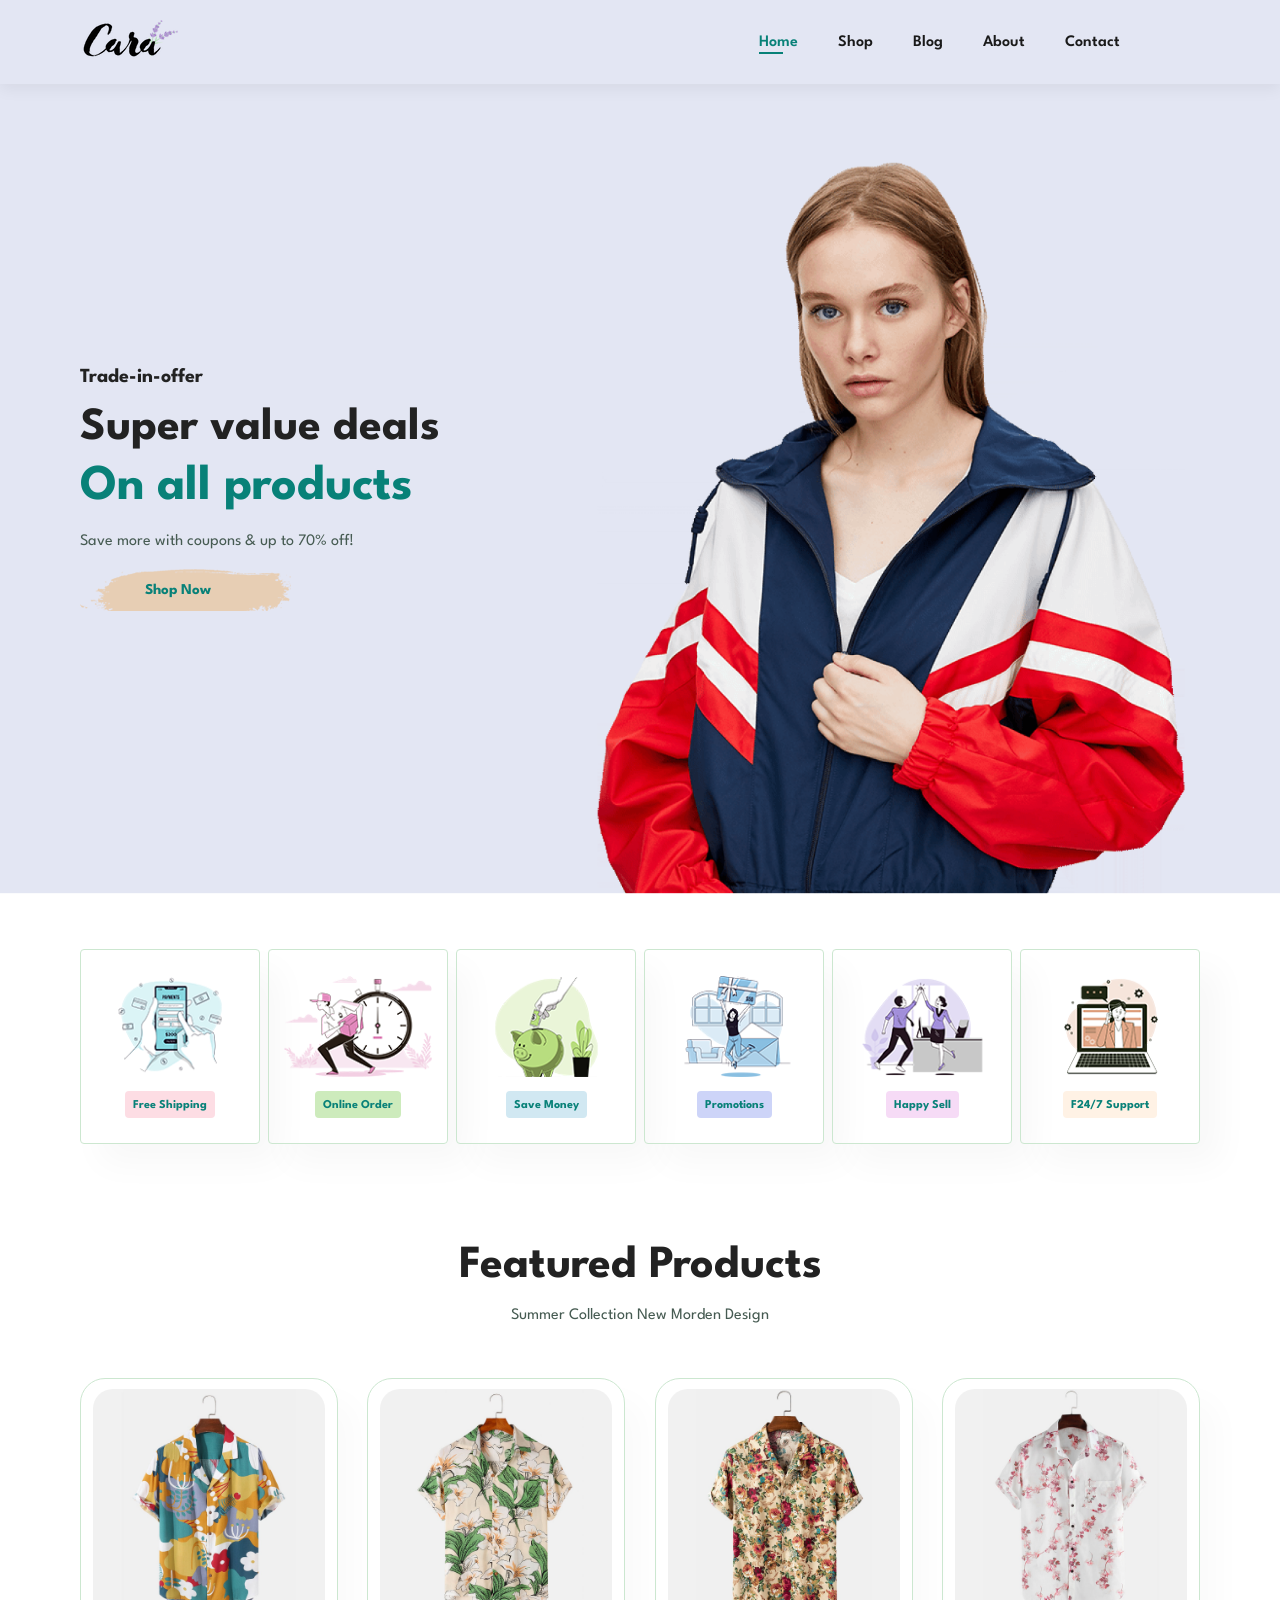
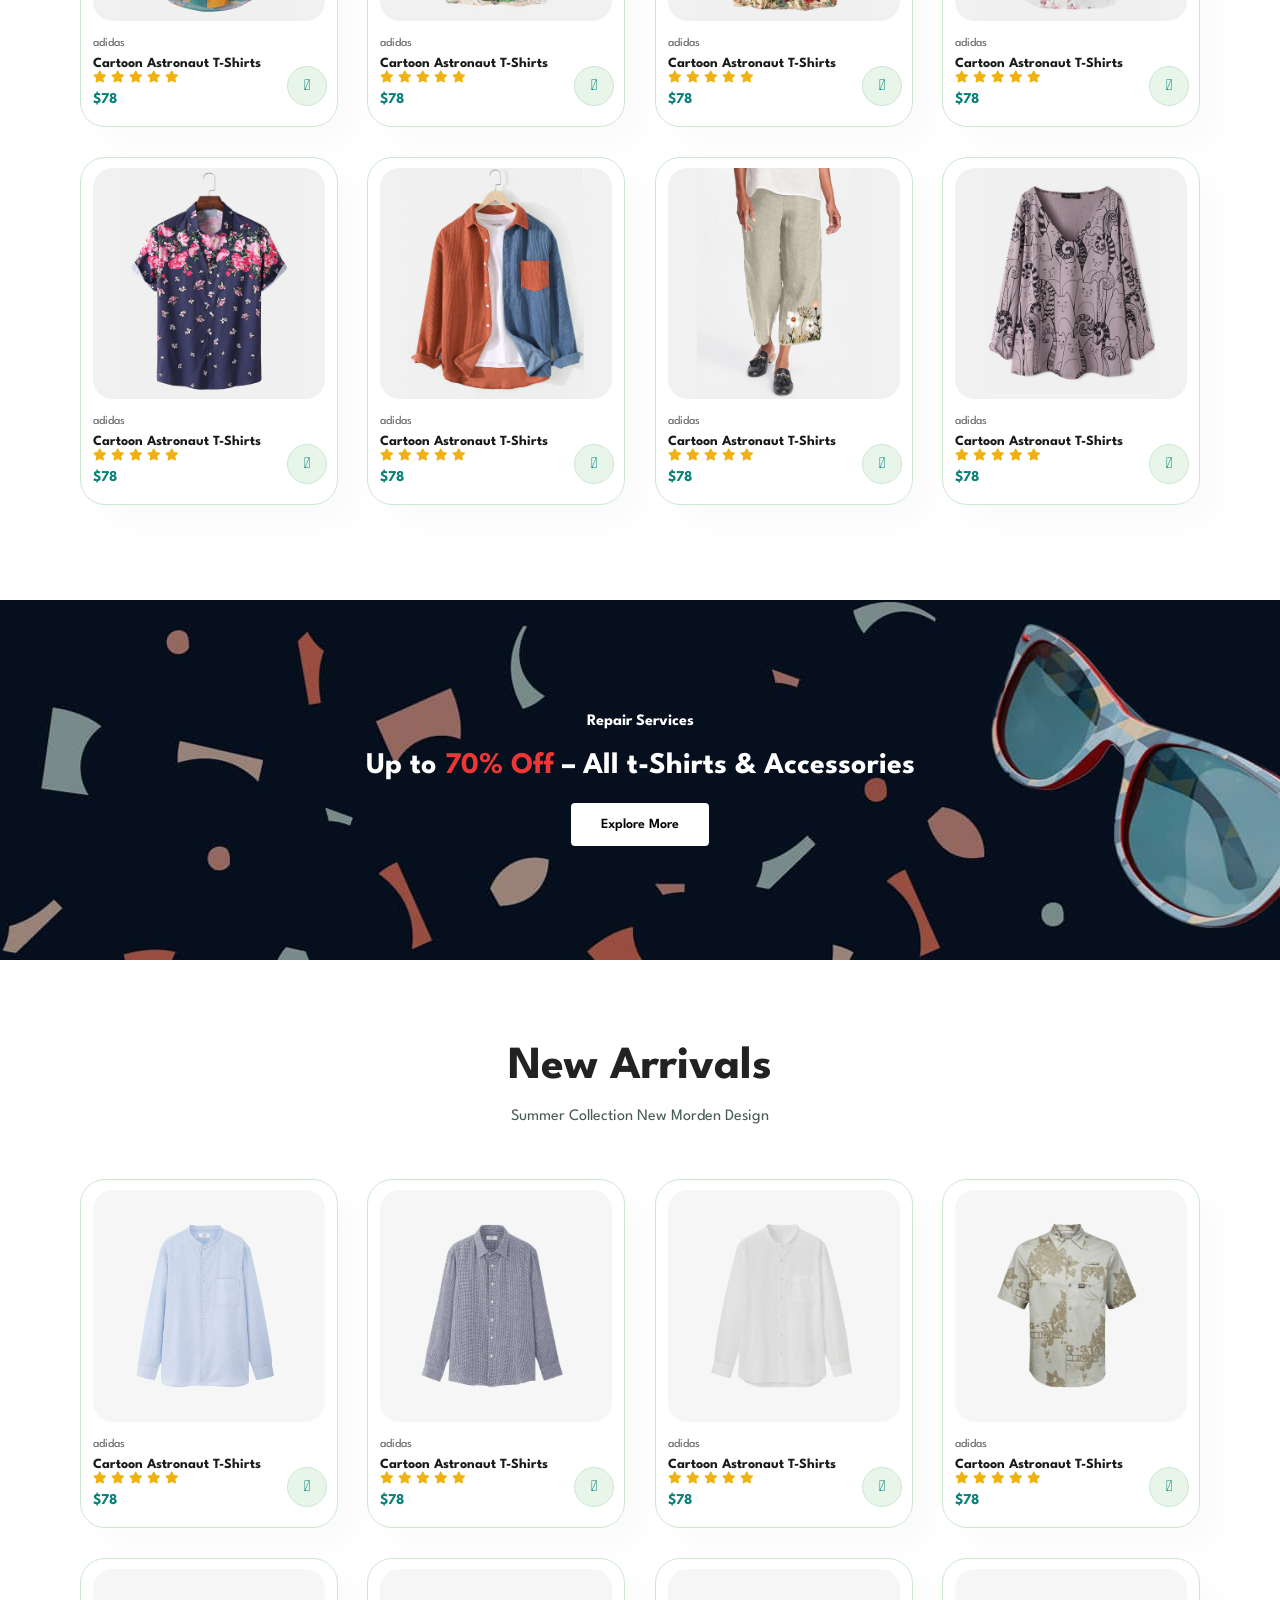
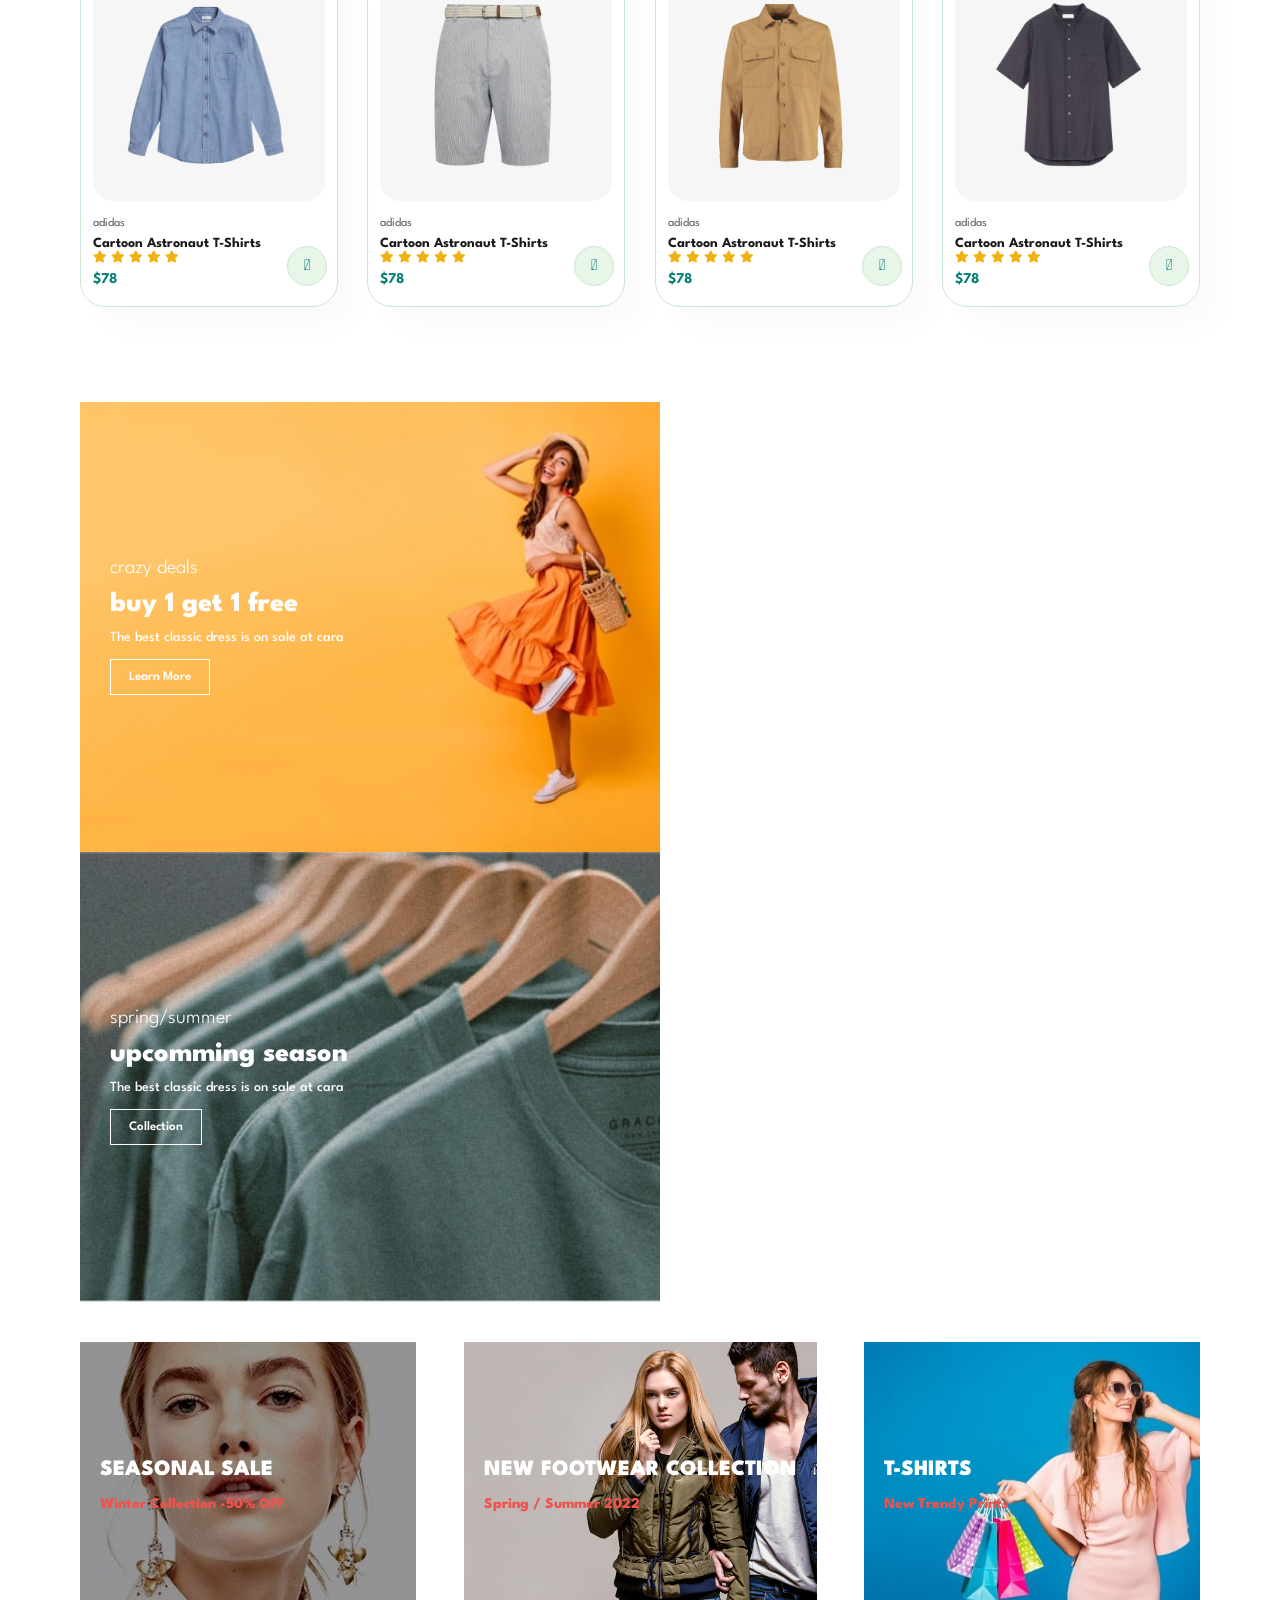
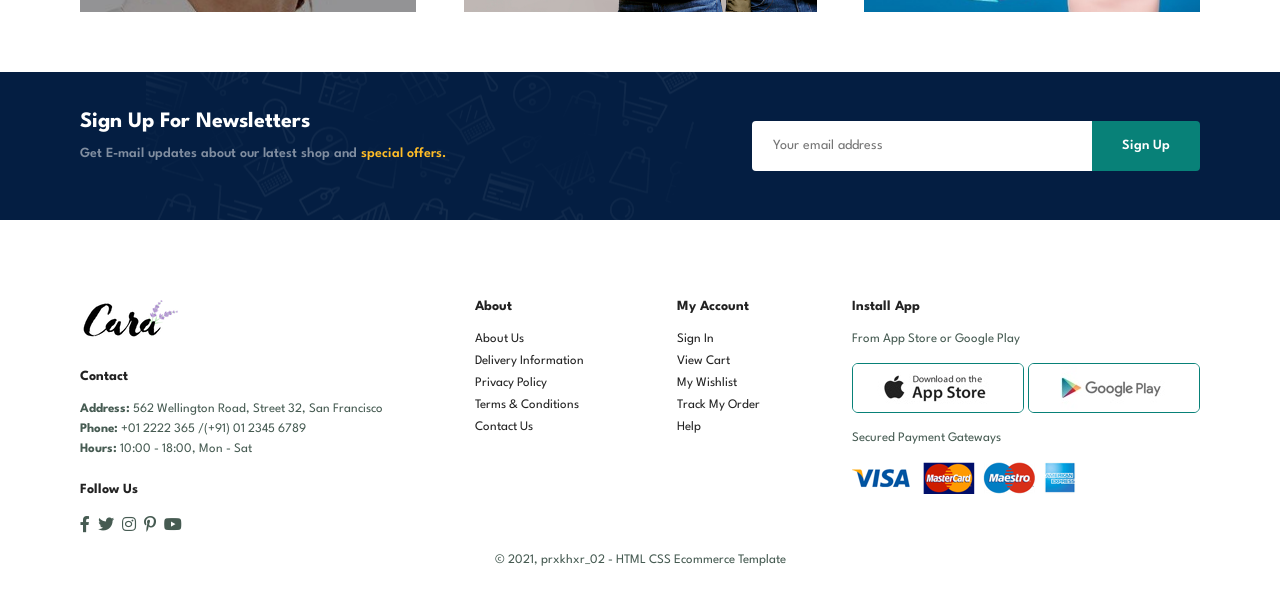
<file: index.html>
<!DOCTYPE html>
<html lang="en">

<head>
    <meta charset="UTF-8">
    <meta http-equiv="X-UA-Compatible" content="IE=edge">
    <meta name="viewport" content="width=device-width, initial-scale=1.0">
    <title>prxkhxr_02</title>
    <link rel="stylesheet" href="https://pro.fontawesome.com/releases/v5.10.0/css/all.css" />

    <link rel="stylesheet" href="style.css">
</head>

<body>

    <section id="header">
        <a href="#"><img src="img/logo.png" class="logo" alt=""></a>

        <div>
            <ul id="navbar">
                <li><a class="active" href="index.html">Home</a></li>
                <li><a href="shop.html">Shop</a></li>
                <li><a href="blog.html">Blog</a></li>
                <li><a href="about.html">About</a></li>
                <li><a href="contact.html">Contact</a></li>
                <li id="lg-bag"><a href="cart.html"><i class="far fa-shopping-bag"></i></a></li>
                <a href="#" id="close"><i class="far fa-times"></i></a>
            </ul>
        </div>
        <div id="mobile">
            <a href="cart.html"><i class="far fa-shopping-bag"></i></a>
            <i id="bar" class="fas fa-outdent"></i>
        </div>
    </section>

    <section id="hero">
        <h4>Trade-in-offer</h4>
        <h2>Super value deals</h2>
        <h1>On all products</h1>
        <p>Save more with coupons & up to 70% off! </p>
        <button>Shop Now</button>
    </section>

    <section id="feature" class="section-p1">
        <div class="fe-box">
            <img src="img/features/f1.png" alt="">
            <h6>Free Shipping</h6>
        </div>
        <div class="fe-box">
            <img src="img/features/f2.png" alt="">
            <h6>Online Order</h6>
        </div>
        <div class="fe-box">
            <img src="img/features/f3.png" alt="">
            <h6>Save Money</h6>
        </div>
        <div class="fe-box">
            <img src="img/features/f4.png" alt="">
            <h6>Promotions</h6>
        </div>
        <div class="fe-box">
            <img src="img/features/f5.png" alt="">
            <h6>Happy Sell</h6>
        </div>
        <div class="fe-box">
            <img src="img/features/f6.png" alt="">
            <h6>F24/7 Support</h6>
        </div>
    </section>

    <section id="product1" class="section-p1">
        <h2>Featured Products</h2>
        <p>Summer Collection New Morden Design</p>
        <div class="pro-container">
            <div class="pro">
                <img src="img/products/f1.jpg" alt="">
                <div class="des">
                    <span>adidas</span>
                    <h5>Cartoon Astronaut T-Shirts</h5>
                    <div class="star">
                        <i class="fas fa-star"></i>
                        <i class="fas fa-star"></i>
                        <i class="fas fa-star"></i>
                        <i class="fas fa-star"></i>
                        <i class="fas fa-star"></i>
                    </div>
                    <h4>$78</h4>
                </div>
                <a href="#"><i class="fal fa-shopping-cart cart"></i></a>
            </div>
            <div class="pro">
                <img src="img/products/f2.jpg" alt="">
                <div class="des">
                    <span>adidas</span>
                    <h5>Cartoon Astronaut T-Shirts</h5>
                    <div class="star">
                        <i class="fas fa-star"></i>
                        <i class="fas fa-star"></i>
                        <i class="fas fa-star"></i>
                        <i class="fas fa-star"></i>
                        <i class="fas fa-star"></i>
                    </div>
                    <h4>$78</h4>
                </div>
                <a href="#"><i class="fal fa-shopping-cart cart"></i></a>
            </div>
            <div class="pro">
                <img src="img/products/f3.jpg" alt="">
                <div class="des">
                    <span>adidas</span>
                    <h5>Cartoon Astronaut T-Shirts</h5>
                    <div class="star">
                        <i class="fas fa-star"></i>
                        <i class="fas fa-star"></i>
                        <i class="fas fa-star"></i>
                        <i class="fas fa-star"></i>
                        <i class="fas fa-star"></i>
                    </div>
                    <h4>$78</h4>
                </div>
                <a href="#"><i class="fal fa-shopping-cart cart"></i></a>
            </div>
            <div class="pro">
                <img src="img/products/f4.jpg" alt="">
                <div class="des">
                    <span>adidas</span>
                    <h5>Cartoon Astronaut T-Shirts</h5>
                    <div class="star">
                        <i class="fas fa-star"></i>
                        <i class="fas fa-star"></i>
                        <i class="fas fa-star"></i>
                        <i class="fas fa-star"></i>
                        <i class="fas fa-star"></i>
                    </div>
                    <h4>$78</h4>
                </div>
                <a href="#"><i class="fal fa-shopping-cart cart"></i></a>
            </div>
            <div class="pro">
                <img src="img/products/f5.jpg" alt="">
                <div class="des">
                    <span>adidas</span>
                    <h5>Cartoon Astronaut T-Shirts</h5>
                    <div class="star">
                        <i class="fas fa-star"></i>
                        <i class="fas fa-star"></i>
                        <i class="fas fa-star"></i>
                        <i class="fas fa-star"></i>
                        <i class="fas fa-star"></i>
                    </div>
                    <h4>$78</h4>
                </div>
                <a href="#"><i class="fal fa-shopping-cart cart"></i></a>
            </div>
            <div class="pro">
                <img src="img/products/f6.jpg" alt="">
                <div class="des">
                    <span>adidas</span>
                    <h5>Cartoon Astronaut T-Shirts</h5>
                    <div class="star">
                        <i class="fas fa-star"></i>
                        <i class="fas fa-star"></i>
                        <i class="fas fa-star"></i>
                        <i class="fas fa-star"></i>
                        <i class="fas fa-star"></i>
                    </div>
                    <h4>$78</h4>
                </div>
                <a href="#"><i class="fal fa-shopping-cart cart"></i></a>
            </div>
            <div class="pro">
                <img src="img/products/f7.jpg" alt="">
                <div class="des">
                    <span>adidas</span>
                    <h5>Cartoon Astronaut T-Shirts</h5>
                    <div class="star">
                        <i class="fas fa-star"></i>
                        <i class="fas fa-star"></i>
                        <i class="fas fa-star"></i>
                        <i class="fas fa-star"></i>
                        <i class="fas fa-star"></i>
                    </div>
                    <h4>$78</h4>
                </div>
                <a href="#"><i class="fal fa-shopping-cart cart"></i></a>
            </div>
            <div class="pro">
                <img src="img/products/f8.jpg" alt="">
                <div class="des">
                    <span>adidas</span>
                    <h5>Cartoon Astronaut T-Shirts</h5>
                    <div class="star">
                        <i class="fas fa-star"></i>
                        <i class="fas fa-star"></i>
                        <i class="fas fa-star"></i>
                        <i class="fas fa-star"></i>
                        <i class="fas fa-star"></i>
                    </div>
                    <h4>$78</h4>
                </div>
                <a href="#"><i class="fal fa-shopping-cart cart"></i></a>
            </div>
        </div>
    </section>

    <section id="banner" class="section-m1">
        <h4>Repair Services </h4>
        <h2>Up to <span>70% Off</span> – All t-Shirts & Accessories</h2>
        <button class="normal">Explore More</button>
    </section>

    <section id="product1" class="section-p1">
        <h2>New Arrivals</h2>
        <p>Summer Collection New Morden Design</p>
        <div class="pro-container">
            <div class="pro">
                <img src="img/products/n1.jpg" alt="">
                <div class="des">
                    <span>adidas</span>
                    <h5>Cartoon Astronaut T-Shirts</h5>
                    <div class="star">
                        <i class="fas fa-star"></i>
                        <i class="fas fa-star"></i>
                        <i class="fas fa-star"></i>
                        <i class="fas fa-star"></i>
                        <i class="fas fa-star"></i>
                    </div>
                    <h4>$78</h4>
                </div>
                <a href="#"><i class="fal fa-shopping-cart cart"></i></a>
            </div>
            <div class="pro">
                <img src="img/products/n2.jpg" alt="">
                <div class="des">
                    <span>adidas</span>
                    <h5>Cartoon Astronaut T-Shirts</h5>
                    <div class="star">
                        <i class="fas fa-star"></i>
                        <i class="fas fa-star"></i>
                        <i class="fas fa-star"></i>
                        <i class="fas fa-star"></i>
                        <i class="fas fa-star"></i>
                    </div>
                    <h4>$78</h4>
                </div>
                <a href="#"><i class="fal fa-shopping-cart cart"></i></a>
            </div>
            <div class="pro">
                <img src="img/products/n3.jpg" alt="">
                <div class="des">
                    <span>adidas</span>
                    <h5>Cartoon Astronaut T-Shirts</h5>
                    <div class="star">
                        <i class="fas fa-star"></i>
                        <i class="fas fa-star"></i>
                        <i class="fas fa-star"></i>
                        <i class="fas fa-star"></i>
                        <i class="fas fa-star"></i>
                    </div>
                    <h4>$78</h4>
                </div>
                <a href="#"><i class="fal fa-shopping-cart cart"></i></a>
            </div>
            <div class="pro">
                <img src="img/products/n4.jpg" alt="">
                <div class="des">
                    <span>adidas</span>
                    <h5>Cartoon Astronaut T-Shirts</h5>
                    <div class="star">
                        <i class="fas fa-star"></i>
                        <i class="fas fa-star"></i>
                        <i class="fas fa-star"></i>
                        <i class="fas fa-star"></i>
                        <i class="fas fa-star"></i>
                    </div>
                    <h4>$78</h4>
                </div>
                <a href="#"><i class="fal fa-shopping-cart cart"></i></a>
            </div>
            <div class="pro">
                <img src="img/products/n5.jpg" alt="">
                <div class="des">
                    <span>adidas</span>
                    <h5>Cartoon Astronaut T-Shirts</h5>
                    <div class="star">
                        <i class="fas fa-star"></i>
                        <i class="fas fa-star"></i>
                        <i class="fas fa-star"></i>
                        <i class="fas fa-star"></i>
                        <i class="fas fa-star"></i>
                    </div>
                    <h4>$78</h4>
                </div>
                <a href="#"><i class="fal fa-shopping-cart cart"></i></a>
            </div>
            <div class="pro">
                <img src="img/products/n6.jpg" alt="">
                <div class="des">
                    <span>adidas</span>
                    <h5>Cartoon Astronaut T-Shirts</h5>
                    <div class="star">
                        <i class="fas fa-star"></i>
                        <i class="fas fa-star"></i>
                        <i class="fas fa-star"></i>
                        <i class="fas fa-star"></i>
                        <i class="fas fa-star"></i>
                    </div>
                    <h4>$78</h4>
                </div>
                <a href="#"><i class="fal fa-shopping-cart cart"></i></a>
            </div>
            <div class="pro">
                <img src="img/products/n7.jpg" alt="">
                <div class="des">
                    <span>adidas</span>
                    <h5>Cartoon Astronaut T-Shirts</h5>
                    <div class="star">
                        <i class="fas fa-star"></i>
                        <i class="fas fa-star"></i>
                        <i class="fas fa-star"></i>
                        <i class="fas fa-star"></i>
                        <i class="fas fa-star"></i>
                    </div>
                    <h4>$78</h4>
                </div>
                <a href="#"><i class="fal fa-shopping-cart cart"></i></a>
            </div>
            <div class="pro">
                <img src="img/products/n8.jpg" alt="">
                <div class="des">
                    <span>adidas</span>
                    <h5>Cartoon Astronaut T-Shirts</h5>
                    <div class="star">
                        <i class="fas fa-star"></i>
                        <i class="fas fa-star"></i>
                        <i class="fas fa-star"></i>
                        <i class="fas fa-star"></i>
                        <i class="fas fa-star"></i>
                    </div>
                    <h4>$78</h4>
                </div>
                <a href="#"><i class="fal fa-shopping-cart cart"></i></a>
            </div>
        </div>
    </section>

    <section id="sm-banner" class="section-p1">
        <div class="banner-box">
            <h4>crazy deals</h4>
            <h2>buy 1 get 1 free</h2>
            <span>The best classic dress is on sale at cara</span>
            <button class="white">Learn More</button>
        </div>
        <div class="banner-box banner-box2">
            <h4>spring/summer</h4>
            <h2>upcomming season</h2>
            <span>The best classic dress is on sale at cara</span>
            <button class="white">Collection</button>
        </div>
    </section>

    <section id="banner3">
        <div class="banner-box">
            <h2>SEASONAL SALE</h2>
            <h3>Winter Collection -50% OFF</h3>
        </div>
        <div class="banner-box banner-box2">
            <h2>NEW FOOTWEAR COLLECTION </h2>
            <h3>Spring / Summer 2022</h3>
        </div>
        <div class="banner-box banner-box3">
            <h2>T-SHIRTS</h2>
            <h3>New Trendy Prints</h3>
        </div>
    </section>

    <section id="newsletter" class="section-p1 section-m1">
        <div class="newstext">
            <h4>Sign Up For Newsletters</h4>
            <p>Get E-mail updates about our latest shop and <span>special offers.</span> </p>
        </div>
        <div class="form">
            <input type="text" placeholder="Your email address">
            <button class="normal">Sign Up</button>
        </div>
    </section>

    <footer class="section-p1">
        <div class="col">
            <img class="logo" src="img/logo.png" alt="">
            <h4>Contact</h4>
            <p><strong>Address: </strong> 562 Wellington Road, Street 32, San Francisco</p>
            <p><strong>Phone:</strong> +01 2222 365 /(+91) 01 2345 6789</p>
            <p><strong>Hours:</strong> 10:00 - 18:00, Mon - Sat</p>
            <div class="follow">
                <h4>Follow Us</h4>
                <div class="icon">
                    <i class="fab fa-facebook-f"></i>
                    <i class="fab fa-twitter"></i>
                    <i class="fab fa-instagram"></i>
                    <i class="fab fa-pinterest-p"></i>
                    <i class="fab fa-youtube"></i>
                </div>
            </div>
        </div>

        <div class="col">
            <h4>About</h4>
            <a href="#">About Us</a>
            <a href="#">Delivery Information</a>
            <a href="#">Privacy Policy</a>
            <a href="#">Terms & Conditions</a>
            <a href="#">Contact Us</a>
        </div>

        <div class="col">
            <h4>My Account</h4>
            <a href="#">Sign In</a>
            <a href="#">View Cart</a>
            <a href="#">My Wishlist</a>
            <a href="#">Track My Order</a>
            <a href="#">Help</a>
        </div>

        <div class="col install">
            <h4>Install App</h4>
            <p>From App Store or Google Play</p>
            <div class="row">
                <img src="img/pay/app.jpg" alt="">
                <img src="img/pay/play.jpg" alt="">
            </div>
            <p>Secured Payment Gateways </p>
            <img src="img/pay/pay.png" alt="">
        </div>

        <div class="copyright">
            <p>© 2021, prxkhxr_02 - HTML CSS Ecommerce Template</p>
        </div>
    </footer>


    <script src="script.js"></script>
</body>

</html>
</file>
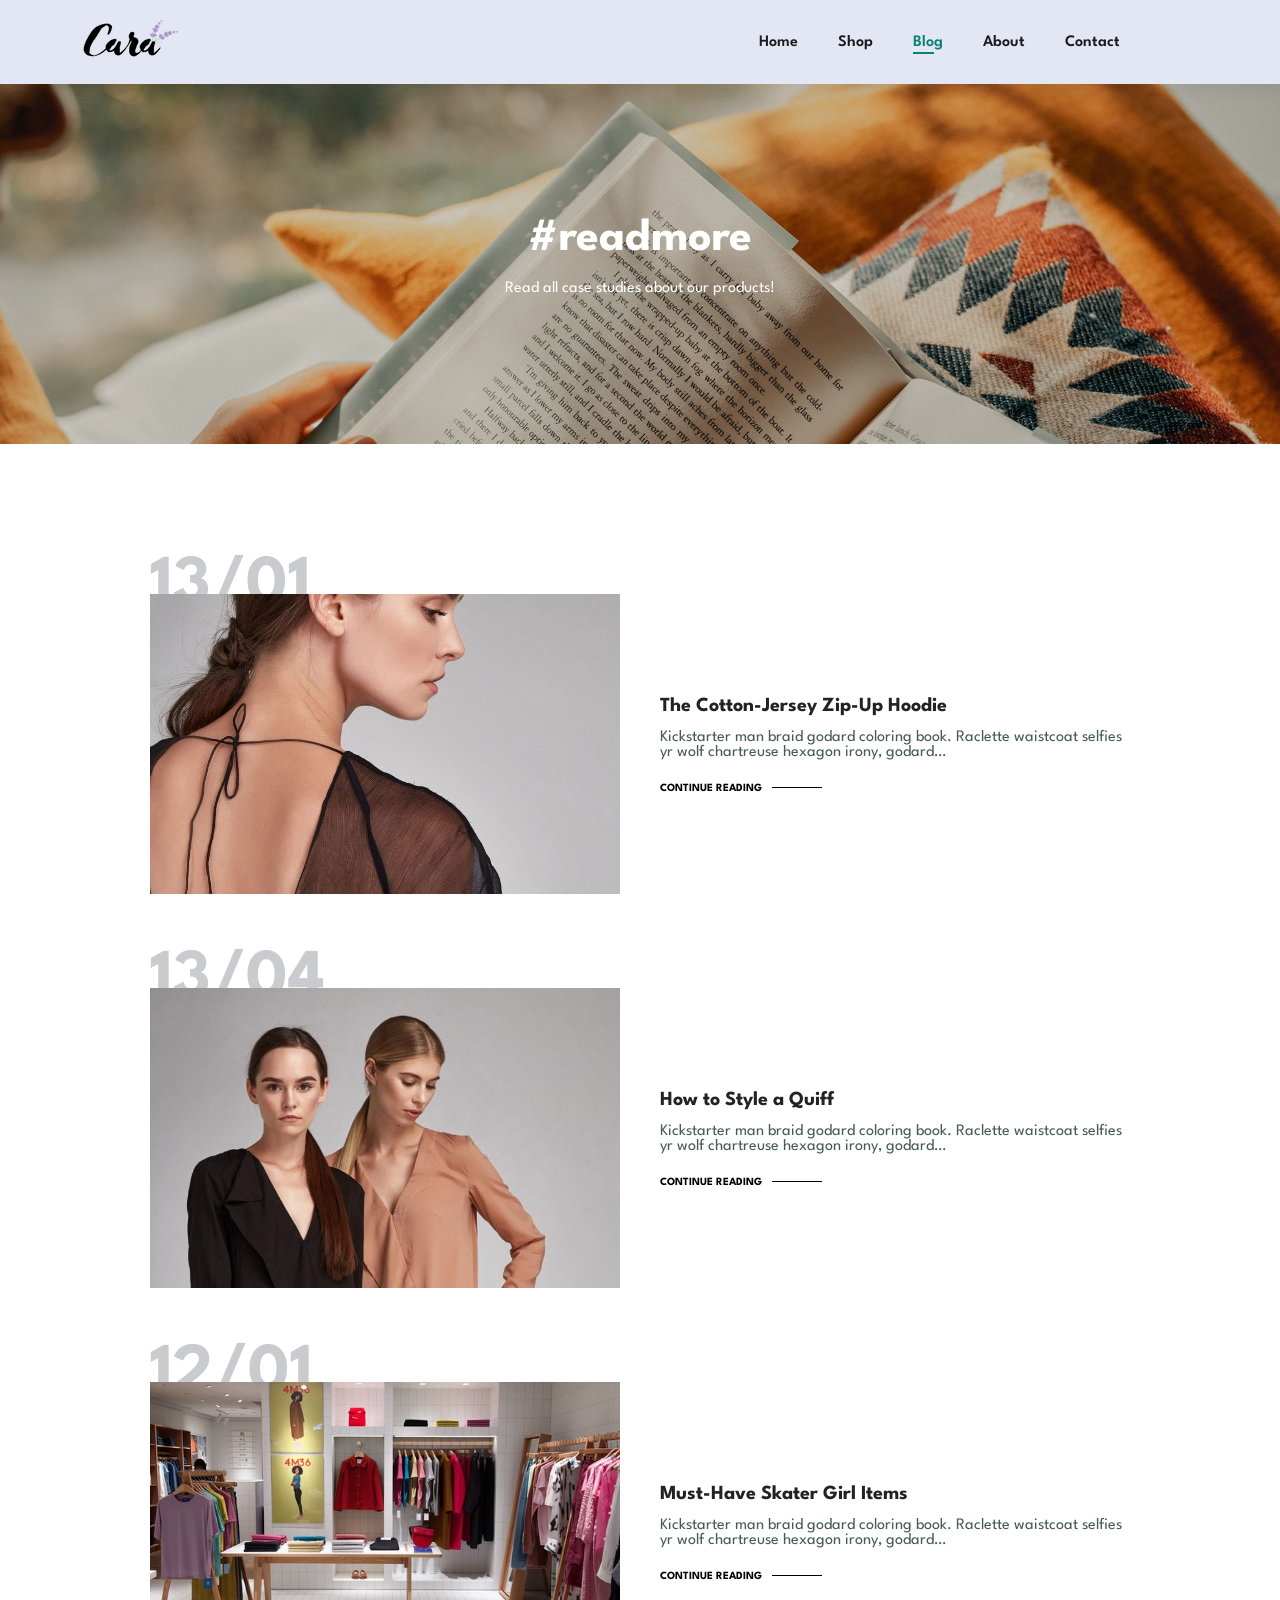
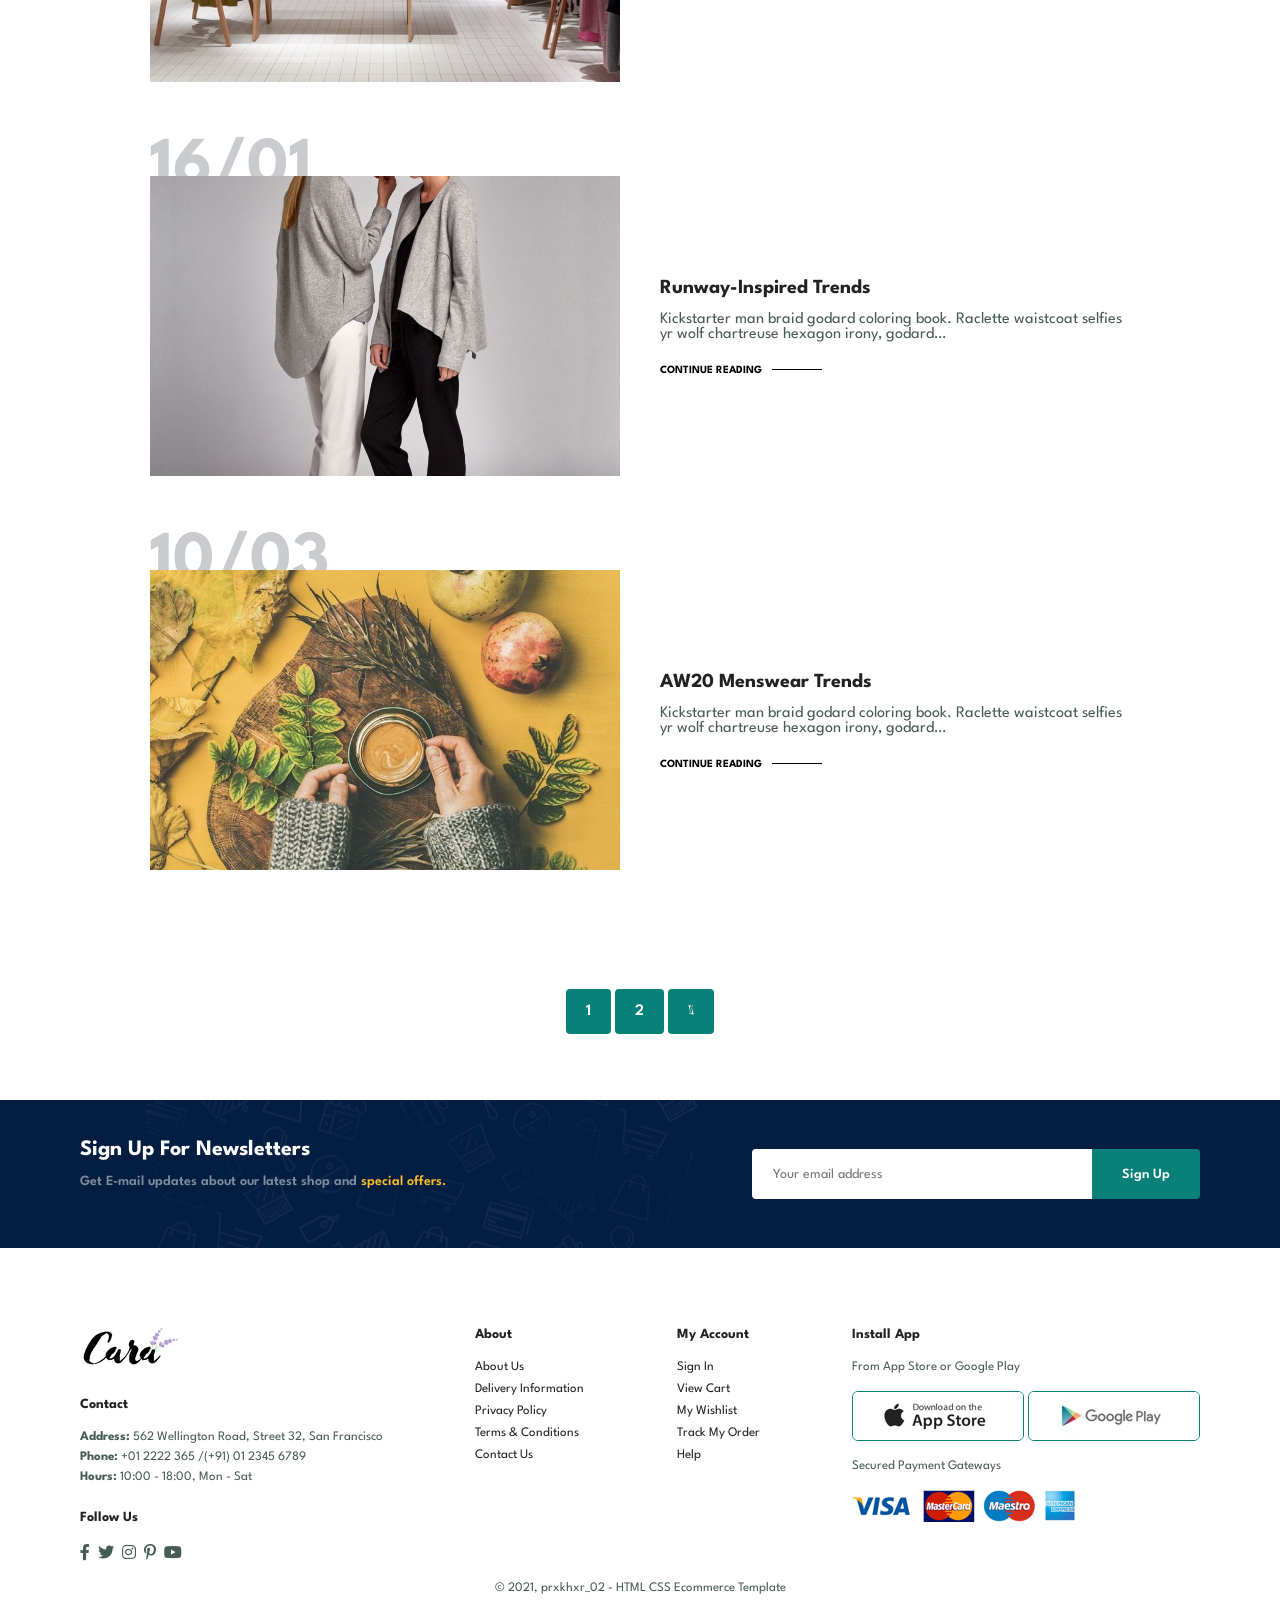
<file: blog.html>
<!DOCTYPE html>
<html lang="en">

<head>
    <meta charset="UTF-8">
    <meta http-equiv="X-UA-Compatible" content="IE=edge">
    <meta name="viewport" content="width=device-width, initial-scale=1.0">
    <title>prxkhxr_02</title>
    <link rel="stylesheet" href="https://pro.fontawesome.com/releases/v5.10.0/css/all.css" />

    <link rel="stylesheet" href="style.css">
</head>

<body>

    <section id="header">
        <a href="#"><img src="img/logo.png" class="logo" alt=""></a>

        <div>
            <ul id="navbar">
                <li><a href="index.html">Home</a></li>
                <li><a href="shop.html">Shop</a></li>
                <li><a class="active" href="blog.html">Blog</a></li>
                <li><a href="about.html">About</a></li>
                <li><a href="contact.html">Contact</a></li>
                <li id="lg-bag"><a href="cart.html"><i class="far fa-shopping-bag"></i></a></li>
                <a href="#" id="close"><i class="far fa-times"></i></a>
            </ul>
        </div>
        <div id="mobile">
            <a href="cart.html"><i class="far fa-shopping-bag"></i></a>
            <i id="bar" class="fas fa-outdent"></i>
        </div>
    </section>

    <section id="page-header" class="blog-header">

        <h2>#readmore</h2>

        <p>Read all case studies about our products! </p>

    </section>

    <section id="blog">
        <div class="blog-box">
            <div class="blog-img">
                <img src="img/blog/b1.jpg" alt="">
            </div>
            <div class="blog-details">
                <h4>The Cotton-Jersey Zip-Up Hoodie</h4>
                <p>Kickstarter man braid godard coloring book. Raclette waistcoat selfies yr wolf chartreuse hexagon irony, godard…</p>
                <a href="#">CONTINUE READING</a>
            </div>
            <h1>13/01</h1>
        </div>
        <div class="blog-box">
            <div class="blog-img">
                <img src="img/blog/b2.jpg" alt="">
            </div>
            <div class="blog-details">
                <h4>How to Style a Quiff</h4>
                <p>Kickstarter man braid godard coloring book. Raclette waistcoat selfies yr wolf chartreuse hexagon irony, godard…</p>
                <a href="#">CONTINUE READING</a>
            </div>
            <h1>13/04</h1>
        </div>
        <div class="blog-box">
            <div class="blog-img">
                <img src="img/blog/b3.jpg" alt="">
            </div>
            <div class="blog-details">
                <h4>Must-Have Skater Girl Items</h4>
                <p>Kickstarter man braid godard coloring book. Raclette waistcoat selfies yr wolf chartreuse hexagon irony, godard…</p>
                <a href="#">CONTINUE READING</a>
            </div>
            <h1>12/01</h1>
        </div>
        <div class="blog-box">
            <div class="blog-img">
                <img src="img/blog/b4.jpg" alt="">
            </div>
            <div class="blog-details">
                <h4>Runway-Inspired Trends</h4>
                <p>Kickstarter man braid godard coloring book. Raclette waistcoat selfies yr wolf chartreuse hexagon irony, godard…</p>
                <a href="#">CONTINUE READING</a>
            </div>
            <h1>16/01</h1>
        </div>
        <div class="blog-box">
            <div class="blog-img">
                <img src="img/blog/b6.jpg" alt="">
            </div>
            <div class="blog-details">
                <h4>AW20 Menswear Trends</h4>
                <p>Kickstarter man braid godard coloring book. Raclette waistcoat selfies yr wolf chartreuse hexagon irony, godard…</p>
                <a href="#">CONTINUE READING</a>
            </div>
            <h1>10/03</h1>
        </div>
    </section>

    <section id="pagination" class="section-p1">
        <a href="#">1</a>
        <a href="#">2</a>
        <a href="#"><i class="fal fa-long-arrow-alt-right"></i></a>
    </section>

    <section id="newsletter" class="section-p1 section-m1">
        <div class="newstext">
            <h4>Sign Up For Newsletters</h4>
            <p>Get E-mail updates about our latest shop and <span>special offers.</span> </p>
        </div>
        <div class="form">
            <input type="text" placeholder="Your email address">
            <button class="normal">Sign Up</button>
        </div>
    </section>

    <footer class="section-p1">
        <div class="col">
            <img class="logo" src="img/logo.png" alt="">
            <h4>Contact</h4>
            <p><strong>Address: </strong> 562 Wellington Road, Street 32, San Francisco</p>
            <p><strong>Phone:</strong> +01 2222 365 /(+91) 01 2345 6789</p>
            <p><strong>Hours:</strong> 10:00 - 18:00, Mon - Sat</p>
            <div class="follow">
                <h4>Follow Us</h4>
                <div class="icon">
                    <i class="fab fa-facebook-f"></i>
                    <i class="fab fa-twitter"></i>
                    <i class="fab fa-instagram"></i>
                    <i class="fab fa-pinterest-p"></i>
                    <i class="fab fa-youtube"></i>
                </div>
            </div>
        </div>

        <div class="col">
            <h4>About</h4>
            <a href="#">About Us</a>
            <a href="#">Delivery Information</a>
            <a href="#">Privacy Policy</a>
            <a href="#">Terms & Conditions</a>
            <a href="#">Contact Us</a>
        </div>

        <div class="col">
            <h4>My Account</h4>
            <a href="#">Sign In</a>
            <a href="#">View Cart</a>
            <a href="#">My Wishlist</a>
            <a href="#">Track My Order</a>
            <a href="#">Help</a>
        </div>

        <div class="col install">
            <h4>Install App</h4>
            <p>From App Store or Google Play</p>
            <div class="row">
                <img src="img/pay/app.jpg" alt="">
                <img src="img/pay/play.jpg" alt="">
            </div>
            <p>Secured Payment Gateways </p>
            <img src="img/pay/pay.png" alt="">
        </div>

        <div class="copyright">
            <p>© 2021, prxkhxr_02 - HTML CSS Ecommerce Template</p>
        </div>
    </footer>


    <script src="script.js"></script>
</body>

</html>
</file>
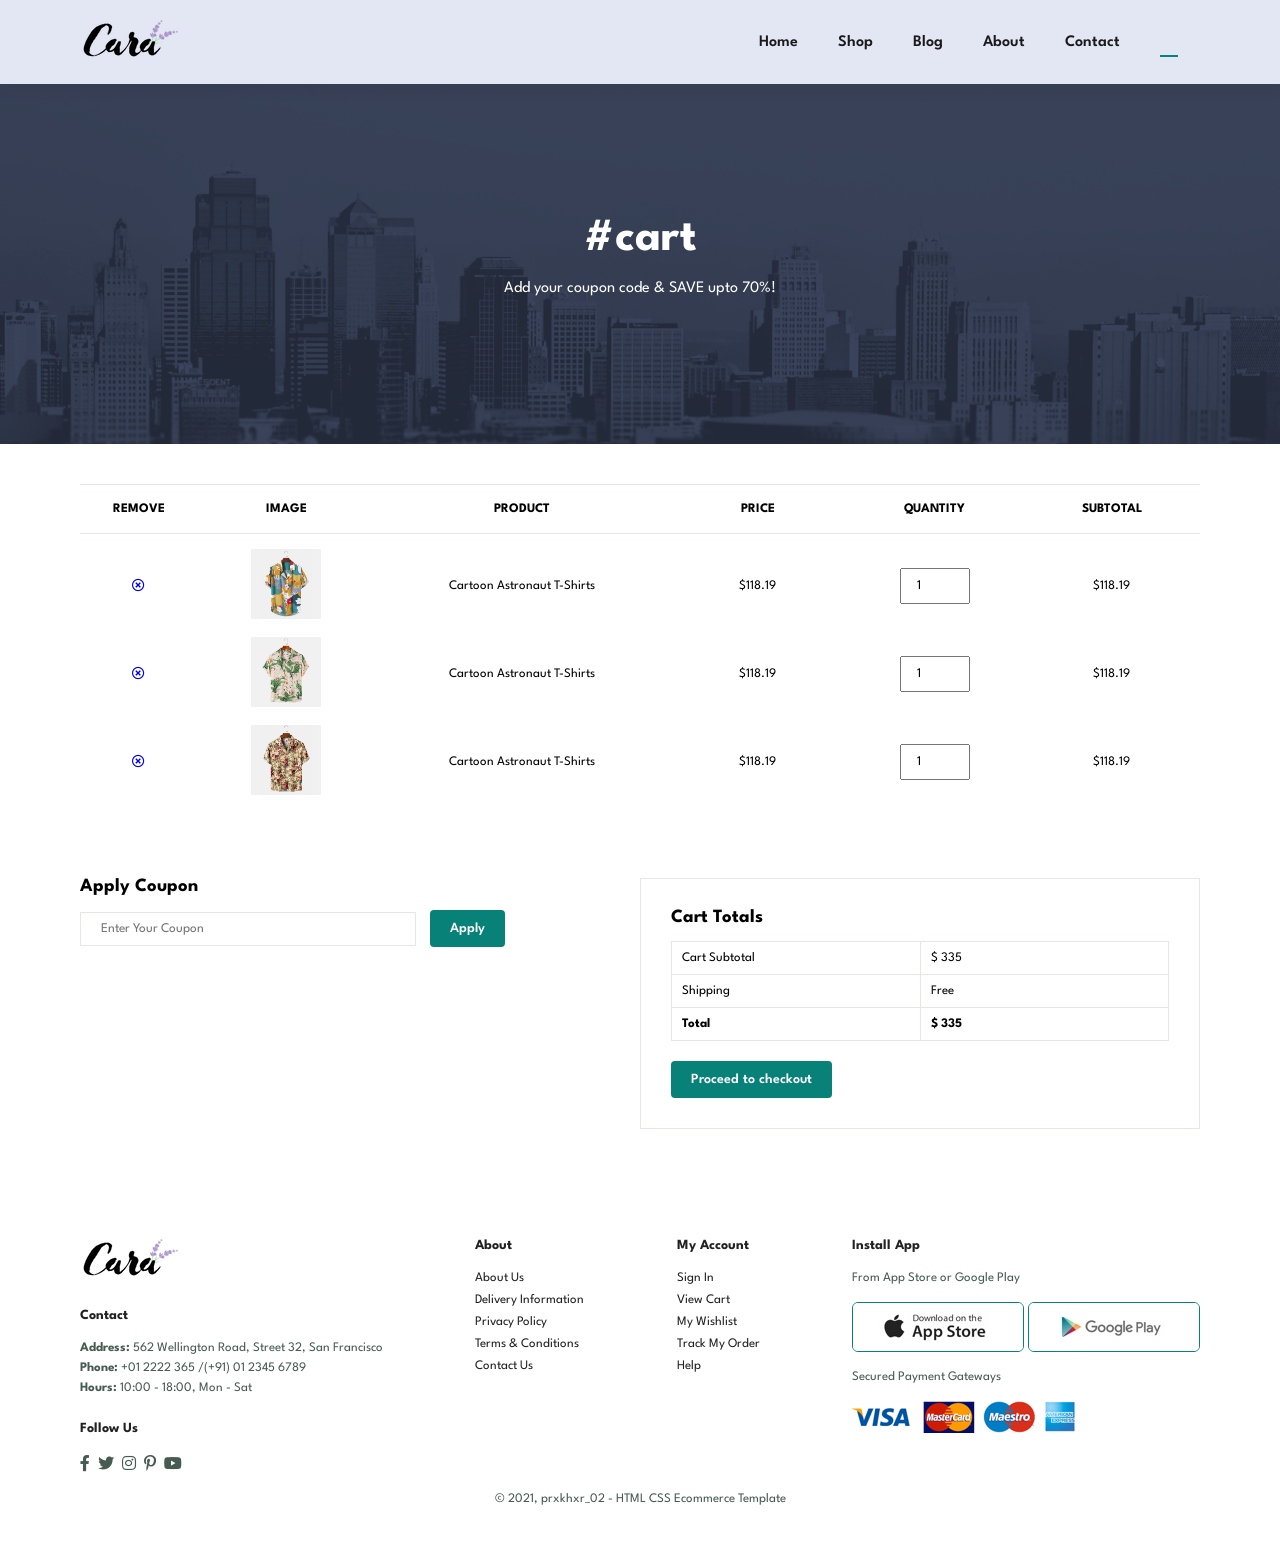
<file: cart.html>
<!DOCTYPE html>
<html lang="en">

<head>
    <meta charset="UTF-8">
    <meta http-equiv="X-UA-Compatible" content="IE=edge">
    <meta name="viewport" content="width=device-width, initial-scale=1.0">
    <title>prxkhxr_02</title>

    <link rel="stylesheet" href="https://pro.fontawesome.com/releases/v5.10.0/css/all.css" />

    <link rel="stylesheet" href="style.css">
</head>

<body>

    <section id="header">
        <a href="#"><img src="img/logo.png" class="logo" alt=""></a>
        <div>
            <ul id="navbar">
                <li><a href="index.html">Home</a></li>
                <li><a href="shop.html">Shop</a></li>
                <li><a href="blog.html">Blog</a></li>
                <li><a href="about.html">About</a></li>
                <li><a href="contact.html">Contact</a></li>
                <li id="lg-bag"><a href="#" class="active"><i class="far fa-shopping-bag"></i></a></li>
                <a id="close" href="#"><i class="far fa-times"></i></a>
            </ul>
        </div>
        <div id="mobile">
            <a href="cart.html"><i class="far fa-shopping-bag"></i></a>
            <i id="bar" class="fas fa-outdent"></i>

        </div>
    </section>

    <section id="page-header" class="about-header">

        <h2>#cart</h2>
        <p>Add your coupon code & SAVE upto 70%!</p>

    </section>

    <section id="cart" class="section-p1">
        <table width="100%">
            <thead>
                <tr>
                    <td>Remove</td>
                    <td>Image</td>
                    <td>Product</td>
                    <td>Price</td>
                    <td>Quantity</td>
                    <td>Subtotal</td>
                </tr>
            </thead>

            <tbody>
                <tr>
                    <td><a href="#"><i class="far fa-times-circle"></i></a></td>
                    <td><img src="img/products/f1.jpg" alt=""></td>
                    <td>Cartoon Astronaut T-Shirts</td>
                    <td>$118.19</td>
                    <td><input type="number" value="1" name="" id=""></td>
                    <td>$118.19</td>
                </tr>
                <tr>
                    <td><a href="#"><i class="far fa-times-circle"></i></a></td>
                    <td><img src="img/products/f2.jpg" alt=""></td>
                    <td>Cartoon Astronaut T-Shirts</td>
                    <td>$118.19</td>
                    <td><input type="number" value="1" name="" id=""></td>
                    <td>$118.19</td>
                </tr>
                <tr>
                    <td><a href="#"><i class="far fa-times-circle"></i></a></td>
                    <td><img src="img/products/f3.jpg" alt=""></td>
                    <td>Cartoon Astronaut T-Shirts</td>
                    <td>$118.19</td>
                    <td><input type="number" value="1" name="" id=""></td>
                    <td>$118.19</td>
                </tr>
            </tbody>
        </table>
    </section>

    <section id="cart-add" class="section-p1">
        <div id="cuopon">
            <h3>Apply Coupon</h3>
            <div>
                <input type="text" name="" id="" placeholder="Enter Your Coupon">
                <button class="normal">Apply</button>
            </div>
        </div>

        <div id="subtotal">
            <h3>Cart Totals</h3>
            <table>
                <tr>
                    <td>Cart Subtotal</td>
                    <td>$ 335</td>
                </tr>
                <tr>
                    <td>Shipping</td>
                    <td>Free</td>
                </tr>
                <tr>
                    <td><strong>Total</strong></td>
                    <td><strong>$ 335</strong></td>
                </tr>
            </table>
            <button class="normal">Proceed to checkout</button>
        </div>
    </section>


    <footer class="section-p1">
        <div class="col">
            <img class="logo" src="img/logo.png" alt="">
            <h4>Contact</h4>
            <p><strong>Address:</strong> 562 Wellington Road, Street 32, San Francisco</p>
            <p><strong>Phone:</strong> +01 2222 365 /(+91) 01 2345 6789</p>
            <p><strong>Hours:</strong> 10:00 - 18:00, Mon - Sat</p>
            <div class="follow">
                <h4>Follow Us</h4>
                <div class="icon">
                    <i class="fab fa-facebook-f"></i>
                    <i class="fab fa-twitter"></i>
                    <i class="fab fa-instagram"></i>
                    <i class="fab fa-pinterest-p"></i>
                    <i class="fab fa-youtube"></i>
                </div>
            </div>
        </div>
        <div class="col">
            <h4>About</h4>
            <a href="#">About Us</a>
            <a href="#">Delivery Information</a>
            <a href="#">Privacy Policy</a>
            <a href="#">Terms & Conditions</a>
            <a href="#">Contact Us</a>
        </div>
        <div class="col">
            <h4>My Account</h4>
            <a href="#">Sign In</a>
            <a href="#">View Cart</a>
            <a href="#">My Wishlist</a>
            <a href="#">Track My Order</a>
            <a href="#">Help</a>
        </div>
        <div class="col install">
            <h4>Install App</h4>
            <p>From App Store or Google Play </p>
            <div class="row">
                <img src="img/pay/app.jpg" alt="">
                <img src="img/pay/play.jpg" alt="">
            </div>
            <p>Secured Payment Gateways </p>
            <img src="img/pay/pay.png" alt="">
        </div>

        <div class="copyright">
            <p>© 2021, prxkhxr_02 - HTML CSS Ecommerce Template</p>
        </div>
    </footer>


    <script src="script.js"></script>

</body>

</html>
</file>
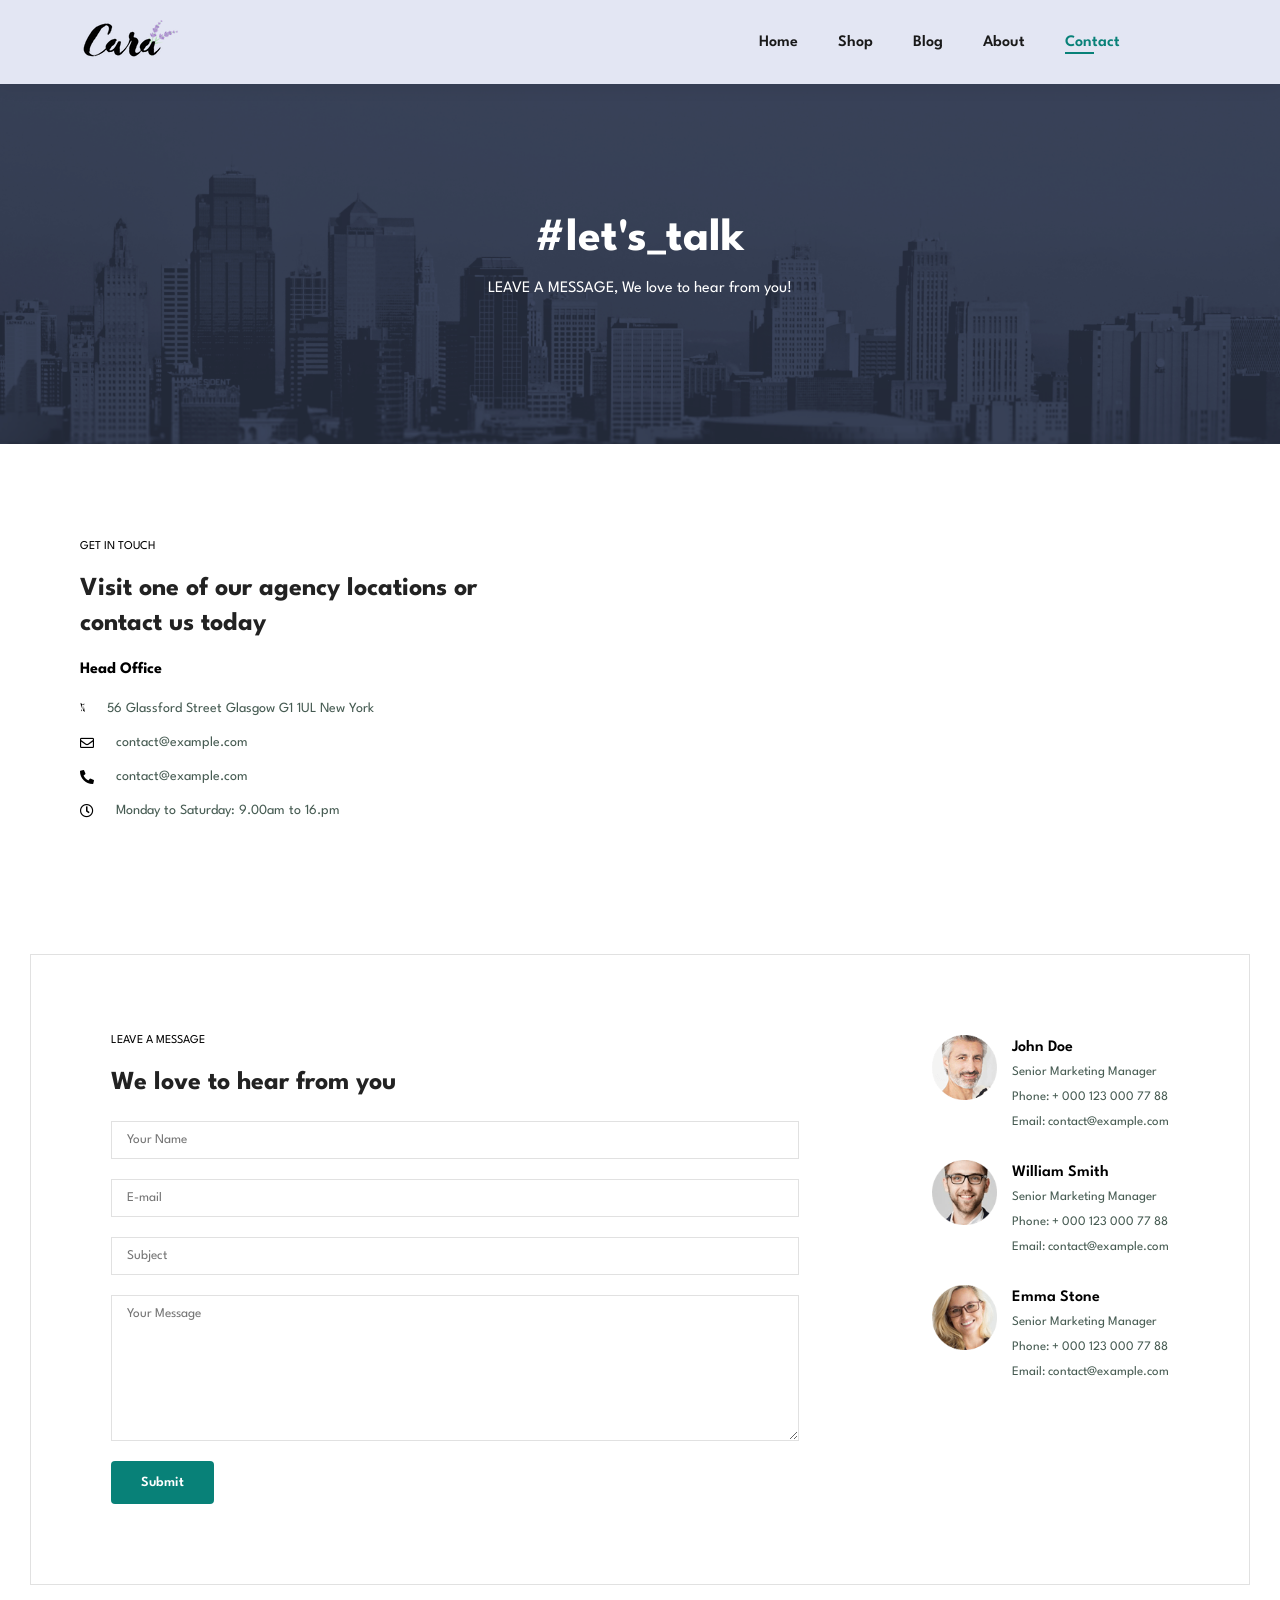
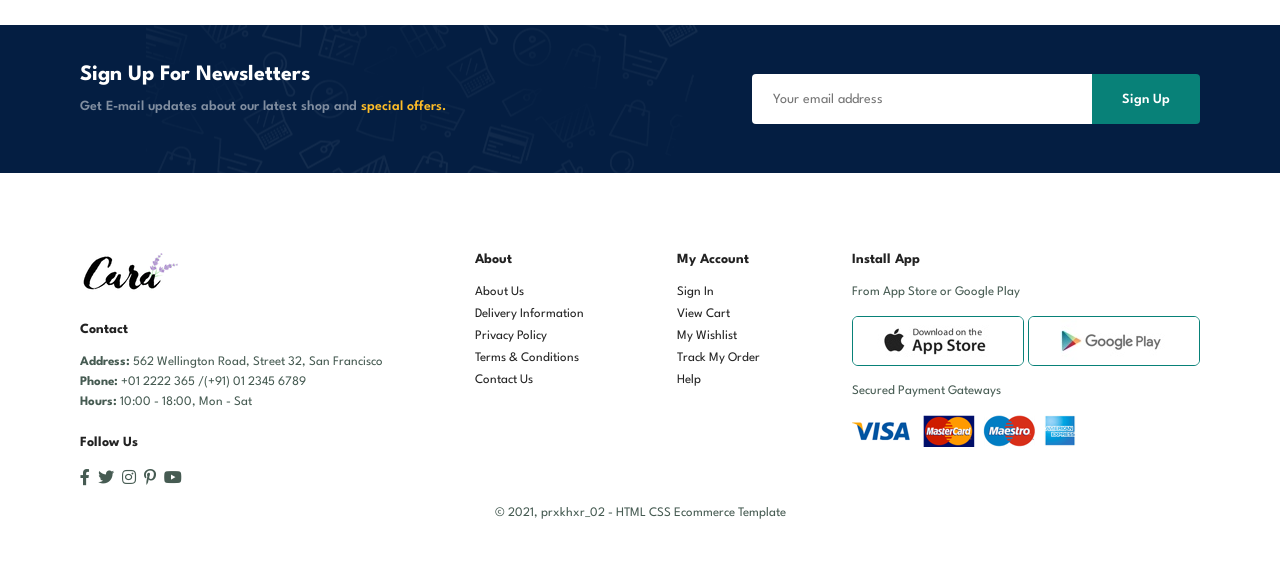
<file: contact.html>
<!DOCTYPE html>
<html lang="en">

<head>
    <meta charset="UTF-8">
    <meta http-equiv="X-UA-Compatible" content="IE=edge">
    <meta name="viewport" content="width=device-width, initial-scale=1.0">
    <title>prxkhxr_02</title>

    <link rel="stylesheet" href="https://pro.fontawesome.com/releases/v5.10.0/css/all.css" />

    <link rel="stylesheet" href="style.css">
</head>

<body>

    <section id="header">
        <a href="#"><img src="img/logo.png" class="logo" alt=""></a>
        <div>
            <ul id="navbar">
                <li><a href="index.html">Home</a></li>
                <li><a href="shop.html">Shop</a></li>
                <li><a href="blog.html">Blog</a></li>
                <li><a href="about.html">About</a></li>
                <li><a class="active" href="contact.html">Contact</a></li>
                <li id="lg-bag"><a href="cart.html"><i class="far fa-shopping-bag"></i></a></li>
                <a id="close" href="#"><i class="far fa-times"></i></a>
            </ul>
        </div>
        <div id="mobile">
            <a href="cart.html"><i class="far fa-shopping-bag"></i></a>
            <i id="bar" class="fas fa-outdent"></i>
        </div>
    </section>

    <section id="page-header" class="about-header">

        <h2>#let's_talk</h2>
        <p>LEAVE A MESSAGE, We love to hear from you!</p>

    </section>

    <section id="contact-details" class="section-p1">
        <div class="details">
            <span>GET IN TOUCH</span>
            <h2>Visit one of our agency locations or contact us today</h2>
            <h3>Head Office</h3>
            <div>
                <li>
                    <i class="fal fa-map"></i>
                    <p>56 Glassford Street Glasgow G1 1UL New York</p>
                </li>
                <li>
                    <i class="far fa-envelope"></i>
                    <p>contact@example.com </p>
                </li>
                <li>
                    <i class="fas fa-phone-alt"></i>
                    <p>contact@example.com </p>
                </li>
                <li>
                    <i class="far fa-clock"></i>
                    <p>Monday to Saturday: 9.00am to 16.pm </p>
                </li>
            </div>
        </div>

        <div class="map">
            <iframe src="https://www.google.com/maps/embed?pb=!1m18!1m12!1m3!1d2469.8088025254456!2d-1.256555484681452!3d51.754819700404106!2m3!1f0!2f0!3f0!3m2!1i1024!2i768!4f13.1!3m3!1m2!1s0x4876c6a9ef8c485b%3A0xd2ff1883a001afed!2sUniversity%20of%20Oxford!5e0!3m2!1sen!2sbd!4v1637232208485!5m2!1sen!2sbd"
                width="600" height="450" style="border:0;" allowfullscreen="" loading="lazy"></iframe>
        </div>
    </section>

    <section id="form-details">
        <form action="">
            <span>LEAVE A MESSAGE</span>
            <h2>We love to hear from you </h2>
            <input type="text" name="" id="" placeholder="Your Name">
            <input type="text" name="" id="" placeholder="E-mail">
            <input type="text" name="" id="" placeholder="Subject">
            <textarea name="" id="" cols="30" rows="10" placeholder="Your Message"></textarea>
            <button class="normal">Submit</button>
        </form>

        <div class="people">
            <div>
                <img src="img/people/1.png" alt="">
                <p><span>John Doe </span> Senior Marketing Manager <br> Phone: + 000 123 000 77 88 <br> Email: contact@example.com</p>
            </div>
            <div>
                <img src="img/people/2.png" alt="">
                <p><span>William Smith</span> Senior Marketing Manager <br> Phone: + 000 123 000 77 88 <br> Email: contact@example.com</p>
            </div>
            <div>
                <img src="img/people/3.png" alt="">
                <p><span>Emma Stone</span> Senior Marketing Manager <br> Phone: + 000 123 000 77 88 <br> Email: contact@example.com</p>
            </div>
        </div>
    </section>

    <section id="newsletter" class="section-m1 section-p1">
        <div class="newstext">
            <h4>Sign Up For Newsletters </h4>
            <p>Get E-mail updates about our latest shop and <span>special offers.</span></p>
        </div>
        <div class="form">
            <input type="text" name="" placeholder="Your email address" id="">
            <button class="normal">Sign Up</button>
        </div>
    </section>

    <footer class="section-p1">
        <div class="col">
            <img class="logo" src="img/logo.png" alt="">
            <h4>Contact</h4>
            <p><strong>Address:</strong> 562 Wellington Road, Street 32, San Francisco</p>
            <p><strong>Phone:</strong> +01 2222 365 /(+91) 01 2345 6789</p>
            <p><strong>Hours:</strong> 10:00 - 18:00, Mon - Sat</p>
            <div class="follow">
                <h4>Follow Us</h4>
                <div class="icon">
                    <i class="fab fa-facebook-f"></i>
                    <i class="fab fa-twitter"></i>
                    <i class="fab fa-instagram"></i>
                    <i class="fab fa-pinterest-p"></i>
                    <i class="fab fa-youtube"></i>
                </div>
            </div>
        </div>
        <div class="col">
            <h4>About</h4>
            <a href="#">About Us</a>
            <a href="#">Delivery Information</a>
            <a href="#">Privacy Policy</a>
            <a href="#">Terms & Conditions</a>
            <a href="#">Contact Us</a>
        </div>
        <div class="col">
            <h4>My Account</h4>
            <a href="#">Sign In</a>
            <a href="#">View Cart</a>
            <a href="#">My Wishlist</a>
            <a href="#">Track My Order</a>
            <a href="#">Help</a>
        </div>
        <div class="col install">
            <h4>Install App</h4>
            <p>From App Store or Google Play </p>
            <div class="row">
                <img src="img/pay/app.jpg" alt="">
                <img src="img/pay/play.jpg" alt="">
            </div>
            <p>Secured Payment Gateways </p>
            <img src="img/pay/pay.png" alt="">
        </div>

        <div class="copyright">
            <p>© 2021, prxkhxr_02 - HTML CSS Ecommerce Template</p>
        </div>
    </footer>


    <script src="script.js"></script>

</body>

</html>
</file>
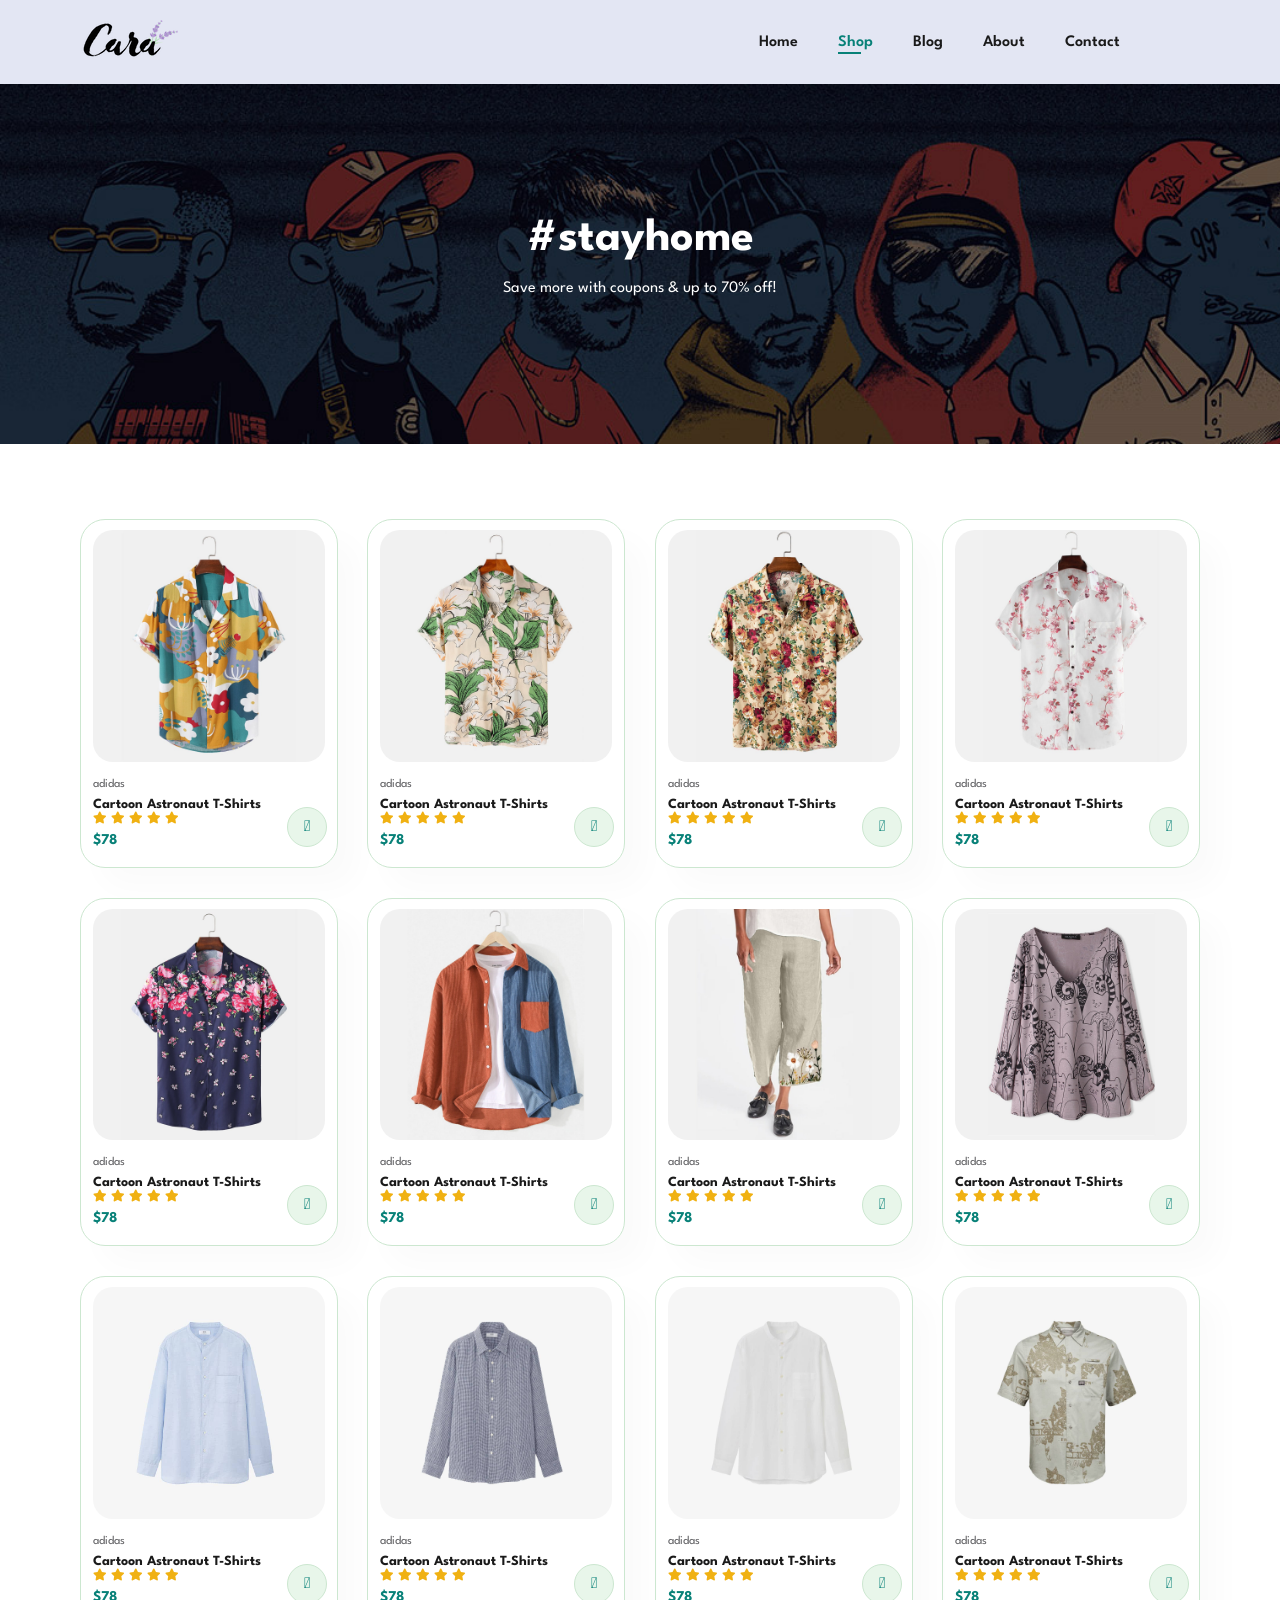
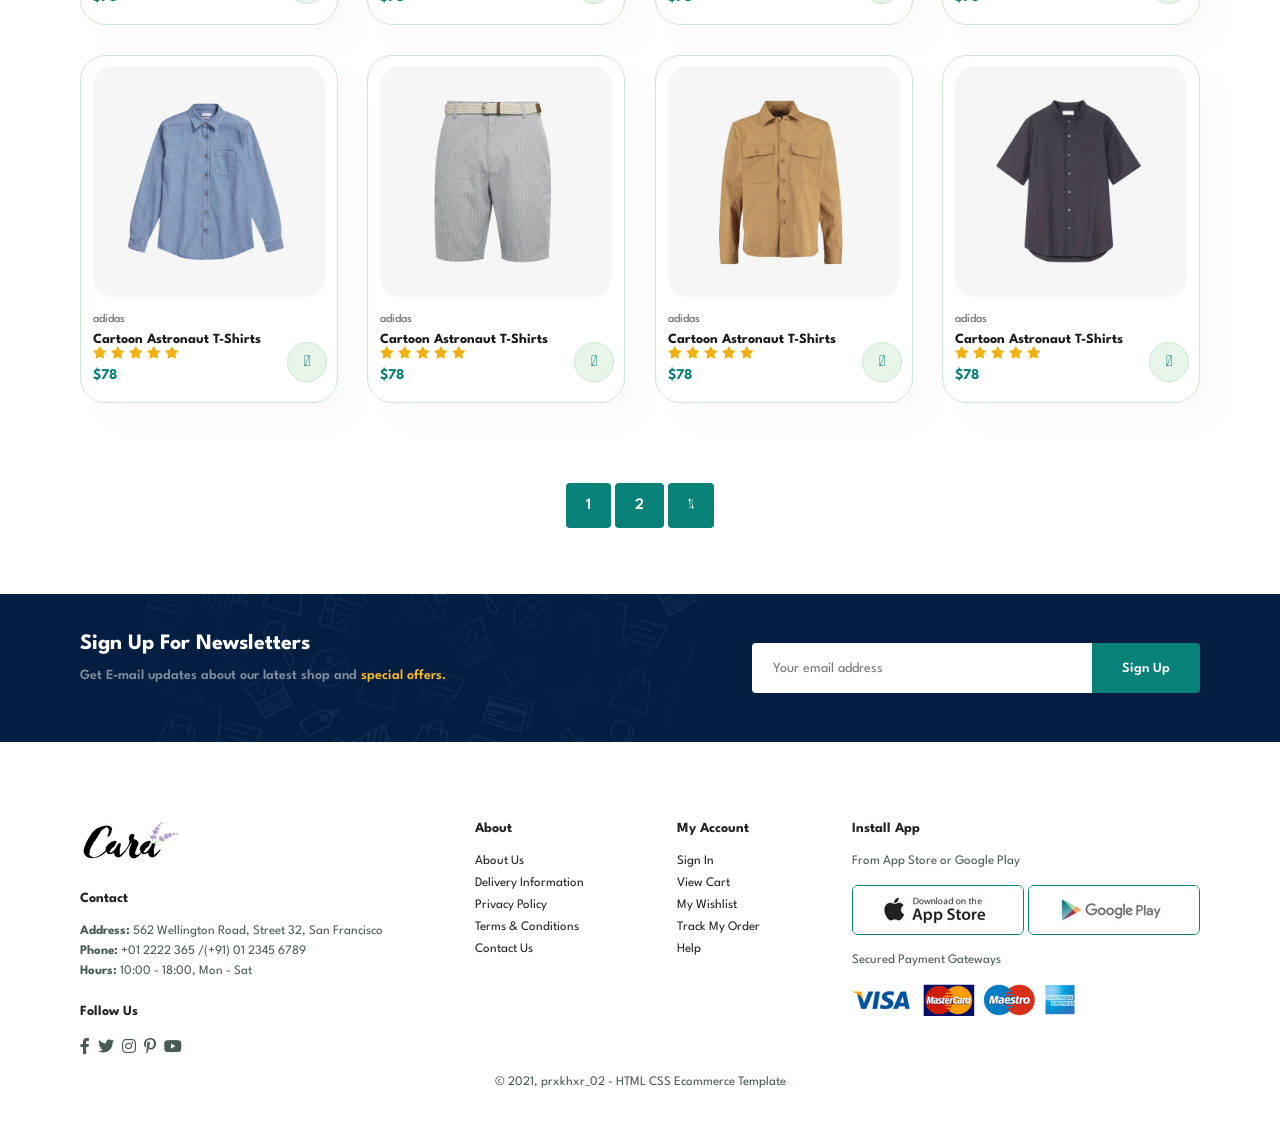
<file: shop.html>
<!DOCTYPE html>
<html lang="en">

<head>
    <meta charset="UTF-8">
    <meta http-equiv="X-UA-Compatible" content="IE=edge">
    <meta name="viewport" content="width=device-width, initial-scale=1.0">
    <title>prxkhxr_02</title>
    <link rel="stylesheet" href="https://pro.fontawesome.com/releases/v5.10.0/css/all.css" />

    <link rel="stylesheet" href="style.css">
</head>

<body>

    <section id="header">
        <a href="#"><img src="img/logo.png" class="logo" alt=""></a>

        <div>
            <ul id="navbar">
                <li><a href="index.html">Home</a></li>
                <li><a class="active" href="shop.html">Shop</a></li>
                <li><a href="blog.html">Blog</a></li>
                <li><a href="about.html">About</a></li>
                <li><a href="contact.html">Contact</a></li>
                <li id="lg-bag"><a href="cart.html"><i class="far fa-shopping-bag"></i></a></li>
                <a href="#" id="close"><i class="far fa-times"></i></a>
            </ul>
        </div>
        <div id="mobile">
            <a href="cart.html"><i class="far fa-shopping-bag"></i></a>
            <i id="bar" class="fas fa-outdent"></i>
        </div>
    </section>

    <section id="page-header">

        <h2>#stayhome</h2>

        <p>Save more with coupons & up to 70% off!</p>

    </section>

    <section id="product1" class="section-p1">
        <div class="pro-container">
            <div class="pro" onclick="window.location.href='sproduct.html';">
                <img src="img/products/f1.jpg" alt="">
                <div class="des">
                    <span>adidas</span>
                    <h5>Cartoon Astronaut T-Shirts</h5>
                    <div class="star">
                        <i class="fas fa-star"></i>
                        <i class="fas fa-star"></i>
                        <i class="fas fa-star"></i>
                        <i class="fas fa-star"></i>
                        <i class="fas fa-star"></i>
                    </div>
                    <h4>$78</h4>
                </div>
                <a href="#"><i class="fal fa-shopping-cart cart"></i></a>
            </div>
            <div class="pro">
                <img src="img/products/f2.jpg" alt="">
                <div class="des">
                    <span>adidas</span>
                    <h5>Cartoon Astronaut T-Shirts</h5>
                    <div class="star">
                        <i class="fas fa-star"></i>
                        <i class="fas fa-star"></i>
                        <i class="fas fa-star"></i>
                        <i class="fas fa-star"></i>
                        <i class="fas fa-star"></i>
                    </div>
                    <h4>$78</h4>
                </div>
                <a href="#"><i class="fal fa-shopping-cart cart"></i></a>
            </div>
            <div class="pro">
                <img src="img/products/f3.jpg" alt="">
                <div class="des">
                    <span>adidas</span>
                    <h5>Cartoon Astronaut T-Shirts</h5>
                    <div class="star">
                        <i class="fas fa-star"></i>
                        <i class="fas fa-star"></i>
                        <i class="fas fa-star"></i>
                        <i class="fas fa-star"></i>
                        <i class="fas fa-star"></i>
                    </div>
                    <h4>$78</h4>
                </div>
                <a href="#"><i class="fal fa-shopping-cart cart"></i></a>
            </div>
            <div class="pro">
                <img src="img/products/f4.jpg" alt="">
                <div class="des">
                    <span>adidas</span>
                    <h5>Cartoon Astronaut T-Shirts</h5>
                    <div class="star">
                        <i class="fas fa-star"></i>
                        <i class="fas fa-star"></i>
                        <i class="fas fa-star"></i>
                        <i class="fas fa-star"></i>
                        <i class="fas fa-star"></i>
                    </div>
                    <h4>$78</h4>
                </div>
                <a href="#"><i class="fal fa-shopping-cart cart"></i></a>
            </div>
            <div class="pro">
                <img src="img/products/f5.jpg" alt="">
                <div class="des">
                    <span>adidas</span>
                    <h5>Cartoon Astronaut T-Shirts</h5>
                    <div class="star">
                        <i class="fas fa-star"></i>
                        <i class="fas fa-star"></i>
                        <i class="fas fa-star"></i>
                        <i class="fas fa-star"></i>
                        <i class="fas fa-star"></i>
                    </div>
                    <h4>$78</h4>
                </div>
                <a href="#"><i class="fal fa-shopping-cart cart"></i></a>
            </div>
            <div class="pro">
                <img src="img/products/f6.jpg" alt="">
                <div class="des">
                    <span>adidas</span>
                    <h5>Cartoon Astronaut T-Shirts</h5>
                    <div class="star">
                        <i class="fas fa-star"></i>
                        <i class="fas fa-star"></i>
                        <i class="fas fa-star"></i>
                        <i class="fas fa-star"></i>
                        <i class="fas fa-star"></i>
                    </div>
                    <h4>$78</h4>
                </div>
                <a href="#"><i class="fal fa-shopping-cart cart"></i></a>
            </div>
            <div class="pro">
                <img src="img/products/f7.jpg" alt="">
                <div class="des">
                    <span>adidas</span>
                    <h5>Cartoon Astronaut T-Shirts</h5>
                    <div class="star">
                        <i class="fas fa-star"></i>
                        <i class="fas fa-star"></i>
                        <i class="fas fa-star"></i>
                        <i class="fas fa-star"></i>
                        <i class="fas fa-star"></i>
                    </div>
                    <h4>$78</h4>
                </div>
                <a href="#"><i class="fal fa-shopping-cart cart"></i></a>
            </div>
            <div class="pro">
                <img src="img/products/f8.jpg" alt="">
                <div class="des">
                    <span>adidas</span>
                    <h5>Cartoon Astronaut T-Shirts</h5>
                    <div class="star">
                        <i class="fas fa-star"></i>
                        <i class="fas fa-star"></i>
                        <i class="fas fa-star"></i>
                        <i class="fas fa-star"></i>
                        <i class="fas fa-star"></i>
                    </div>
                    <h4>$78</h4>
                </div>
                <a href="#"><i class="fal fa-shopping-cart cart"></i></a>
            </div>

            <div class="pro">
                <img src="img/products/n1.jpg" alt="">
                <div class="des">
                    <span>adidas</span>
                    <h5>Cartoon Astronaut T-Shirts</h5>
                    <div class="star">
                        <i class="fas fa-star"></i>
                        <i class="fas fa-star"></i>
                        <i class="fas fa-star"></i>
                        <i class="fas fa-star"></i>
                        <i class="fas fa-star"></i>
                    </div>
                    <h4>$78</h4>
                </div>
                <a href="#"><i class="fal fa-shopping-cart cart"></i></a>
            </div>
            <div class="pro">
                <img src="img/products/n2.jpg" alt="">
                <div class="des">
                    <span>adidas</span>
                    <h5>Cartoon Astronaut T-Shirts</h5>
                    <div class="star">
                        <i class="fas fa-star"></i>
                        <i class="fas fa-star"></i>
                        <i class="fas fa-star"></i>
                        <i class="fas fa-star"></i>
                        <i class="fas fa-star"></i>
                    </div>
                    <h4>$78</h4>
                </div>
                <a href="#"><i class="fal fa-shopping-cart cart"></i></a>
            </div>
            <div class="pro">
                <img src="img/products/n3.jpg" alt="">
                <div class="des">
                    <span>adidas</span>
                    <h5>Cartoon Astronaut T-Shirts</h5>
                    <div class="star">
                        <i class="fas fa-star"></i>
                        <i class="fas fa-star"></i>
                        <i class="fas fa-star"></i>
                        <i class="fas fa-star"></i>
                        <i class="fas fa-star"></i>
                    </div>
                    <h4>$78</h4>
                </div>
                <a href="#"><i class="fal fa-shopping-cart cart"></i></a>
            </div>
            <div class="pro">
                <img src="img/products/n4.jpg" alt="">
                <div class="des">
                    <span>adidas</span>
                    <h5>Cartoon Astronaut T-Shirts</h5>
                    <div class="star">
                        <i class="fas fa-star"></i>
                        <i class="fas fa-star"></i>
                        <i class="fas fa-star"></i>
                        <i class="fas fa-star"></i>
                        <i class="fas fa-star"></i>
                    </div>
                    <h4>$78</h4>
                </div>
                <a href="#"><i class="fal fa-shopping-cart cart"></i></a>
            </div>
            <div class="pro">
                <img src="img/products/n5.jpg" alt="">
                <div class="des">
                    <span>adidas</span>
                    <h5>Cartoon Astronaut T-Shirts</h5>
                    <div class="star">
                        <i class="fas fa-star"></i>
                        <i class="fas fa-star"></i>
                        <i class="fas fa-star"></i>
                        <i class="fas fa-star"></i>
                        <i class="fas fa-star"></i>
                    </div>
                    <h4>$78</h4>
                </div>
                <a href="#"><i class="fal fa-shopping-cart cart"></i></a>
            </div>
            <div class="pro">
                <img src="img/products/n6.jpg" alt="">
                <div class="des">
                    <span>adidas</span>
                    <h5>Cartoon Astronaut T-Shirts</h5>
                    <div class="star">
                        <i class="fas fa-star"></i>
                        <i class="fas fa-star"></i>
                        <i class="fas fa-star"></i>
                        <i class="fas fa-star"></i>
                        <i class="fas fa-star"></i>
                    </div>
                    <h4>$78</h4>
                </div>
                <a href="#"><i class="fal fa-shopping-cart cart"></i></a>
            </div>
            <div class="pro">
                <img src="img/products/n7.jpg" alt="">
                <div class="des">
                    <span>adidas</span>
                    <h5>Cartoon Astronaut T-Shirts</h5>
                    <div class="star">
                        <i class="fas fa-star"></i>
                        <i class="fas fa-star"></i>
                        <i class="fas fa-star"></i>
                        <i class="fas fa-star"></i>
                        <i class="fas fa-star"></i>
                    </div>
                    <h4>$78</h4>
                </div>
                <a href="#"><i class="fal fa-shopping-cart cart"></i></a>
            </div>
            <div class="pro">
                <img src="img/products/n8.jpg" alt="">
                <div class="des">
                    <span>adidas</span>
                    <h5>Cartoon Astronaut T-Shirts</h5>
                    <div class="star">
                        <i class="fas fa-star"></i>
                        <i class="fas fa-star"></i>
                        <i class="fas fa-star"></i>
                        <i class="fas fa-star"></i>
                        <i class="fas fa-star"></i>
                    </div>
                    <h4>$78</h4>
                </div>
                <a href="#"><i class="fal fa-shopping-cart cart"></i></a>
            </div>
        </div>
    </section>

    <section id="pagination" class="section-p1">
        <a href="#">1</a>
        <a href="#">2</a>
        <a href="#"><i class="fal fa-long-arrow-alt-right"></i></a>
    </section>

    <section id="newsletter" class="section-p1 section-m1">
        <div class="newstext">
            <h4>Sign Up For Newsletters</h4>
            <p>Get E-mail updates about our latest shop and <span>special offers.</span> </p>
        </div>
        <div class="form">
            <input type="text" placeholder="Your email address">
            <button class="normal">Sign Up</button>
        </div>
    </section>

    <footer class="section-p1">
        <div class="col">
            <img class="logo" src="img/logo.png" alt="">
            <h4>Contact</h4>
            <p><strong>Address: </strong> 562 Wellington Road, Street 32, San Francisco</p>
            <p><strong>Phone:</strong> +01 2222 365 /(+91) 01 2345 6789</p>
            <p><strong>Hours:</strong> 10:00 - 18:00, Mon - Sat</p>
            <div class="follow">
                <h4>Follow Us</h4>
                <div class="icon">
                    <i class="fab fa-facebook-f"></i>
                    <i class="fab fa-twitter"></i>
                    <i class="fab fa-instagram"></i>
                    <i class="fab fa-pinterest-p"></i>
                    <i class="fab fa-youtube"></i>
                </div>
            </div>
        </div>

        <div class="col">
            <h4>About</h4>
            <a href="#">About Us</a>
            <a href="#">Delivery Information</a>
            <a href="#">Privacy Policy</a>
            <a href="#">Terms & Conditions</a>
            <a href="#">Contact Us</a>
        </div>

        <div class="col">
            <h4>My Account</h4>
            <a href="#">Sign In</a>
            <a href="#">View Cart</a>
            <a href="#">My Wishlist</a>
            <a href="#">Track My Order</a>
            <a href="#">Help</a>
        </div>

        <div class="col install">
            <h4>Install App</h4>
            <p>From App Store or Google Play</p>
            <div class="row">
                <img src="img/pay/app.jpg" alt="">
                <img src="img/pay/play.jpg" alt="">
            </div>
            <p>Secured Payment Gateways </p>
            <img src="img/pay/pay.png" alt="">
        </div>

        <div class="copyright">
            <p>© 2021, prxkhxr_02 - HTML CSS Ecommerce Template</p>
        </div>
    </footer>


    <script src="script.js"></script>
</body>

</html>
</file>
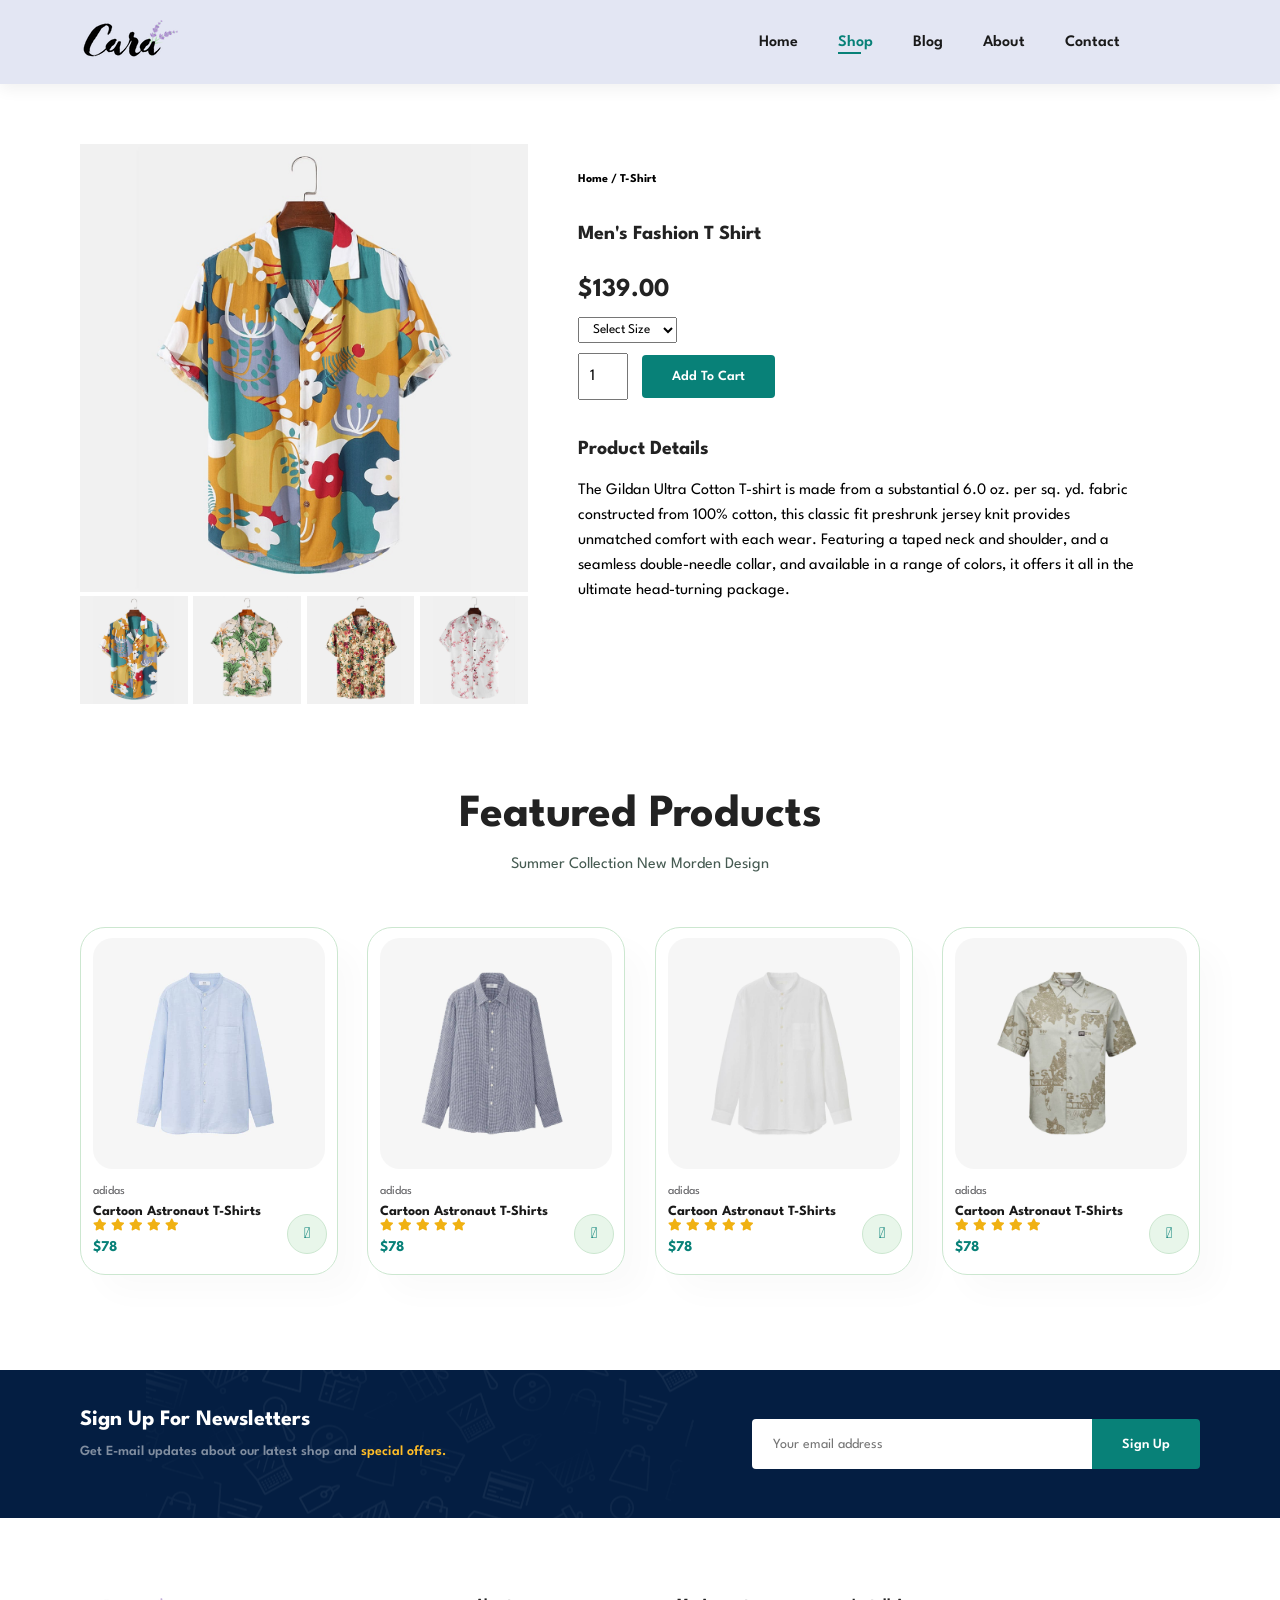
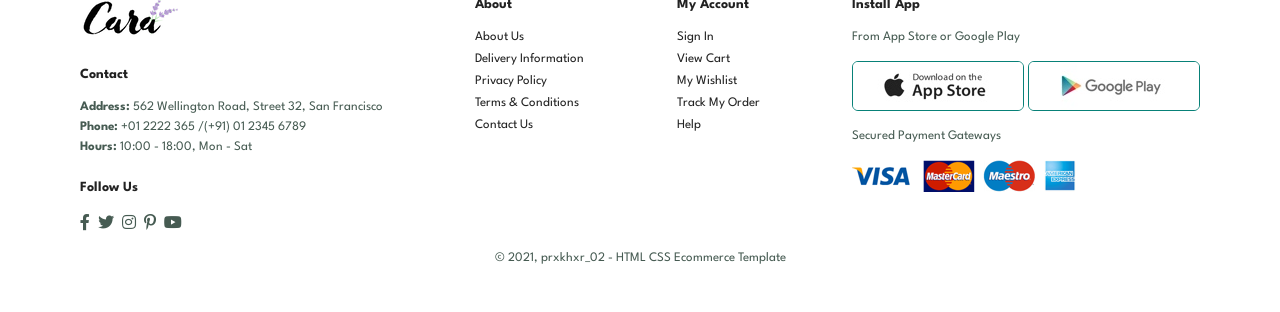
<file: sproduct.html>
<!DOCTYPE html>
<html lang="en">

<head>
    <meta charset="UTF-8">
    <meta http-equiv="X-UA-Compatible" content="IE=edge">
    <meta name="viewport" content="width=device-width, initial-scale=1.0">
    <title>prxkhxr_02</title>
    <link rel="stylesheet" href="https://pro.fontawesome.com/releases/v5.10.0/css/all.css" />

    <link rel="stylesheet" href="style.css">
</head>

<body>

    <section id="header">
        <a href="#"><img src="img/logo.png" class="logo" alt=""></a>

        <div>
            <ul id="navbar">
                <li><a href="index.html">Home</a></li>
                <li><a class="active" href="shop.html">Shop</a></li>
                <li><a href="blog.html">Blog</a></li>
                <li><a href="about.html">About</a></li>
                <li><a href="contact.html">Contact</a></li>
                <li id="lg-bag"><a href="cart.html"><i class="far fa-shopping-bag"></i></a></li>
                <a href="#" id="close"><i class="far fa-times"></i></a>
            </ul>
        </div>
        <div id="mobile">
            <a href="cart.html"><i class="far fa-shopping-bag"></i></a>
            <i id="bar" class="fas fa-outdent"></i>
        </div>
    </section>

    <section id="prodetails" class="section-p1">
        <div class="single-pro-image">
            <img src="img/products/f1.jpg" width="100%" id="MainImg" alt="">

            <div class="small-img-group">
                <div class="small-img-col">
                    <img src="img/products/f1.jpg" width="100%" class="small-img" alt="">
                </div>
                <div class="small-img-col">
                    <img src="img/products/f2.jpg" width="100%" class="small-img" alt="">
                </div>
                <div class="small-img-col">
                    <img src="img/products/f3.jpg" width="100%" class="small-img" alt="">
                </div>
                <div class="small-img-col">
                    <img src="img/products/f4.jpg" width="100%" class="small-img" alt="">
                </div>
            </div>
        </div>

        <div class="single-pro-details">
            <h6>Home / T-Shirt</h6>
            <h4>Men's Fashion T Shirt</h4>
            <h2>$139.00</h2>
            <select>
              <option>Select Size</option>
              <option>XL</option>
              <option>XXL</option>
              <option>Small</option>
              <option>Large</option>
          </select>
            <input type="number" value="1">
            <button class="normal">Add To Cart</button>
            <h4>Product Details</h4>
            <span>The Gildan Ultra Cotton T-shirt is made from a substantial 6.0 oz. per sq. yd. fabric constructed from 100% cotton, this classic fit preshrunk jersey knit provides unmatched comfort with each wear. Featuring a taped neck and shoulder, and a seamless double-needle collar, and available in a range of colors, it offers it all in the ultimate head-turning package.</span>
        </div>
    </section>

    <section id="product1" class="section-p1">
        <h2>Featured Products </h2>
        <p>Summer Collection New Morden Design</p>
        <div class="pro-container">
            <div class="pro">
                <img src="img/products/n1.jpg" alt="">
                <div class="des">
                    <span>adidas</span>
                    <h5>Cartoon Astronaut T-Shirts</h5>
                    <div class="star">
                        <i class="fas fa-star"></i>
                        <i class="fas fa-star"></i>
                        <i class="fas fa-star"></i>
                        <i class="fas fa-star"></i>
                        <i class="fas fa-star"></i>
                    </div>
                    <h4>$78</h4>
                </div>
                <a href="#"><i class="fal fa-shopping-cart cart"></i></a>
            </div>
            <div class="pro">
                <img src="img/products/n2.jpg" alt="">
                <div class="des">
                    <span>adidas</span>
                    <h5>Cartoon Astronaut T-Shirts</h5>
                    <div class="star">
                        <i class="fas fa-star"></i>
                        <i class="fas fa-star"></i>
                        <i class="fas fa-star"></i>
                        <i class="fas fa-star"></i>
                        <i class="fas fa-star"></i>
                    </div>
                    <h4>$78</h4>
                </div>
                <a href="#"><i class="fal fa-shopping-cart cart"></i></a>
            </div>
            <div class="pro">
                <img src="img/products/n3.jpg" alt="">
                <div class="des">
                    <span>adidas</span>
                    <h5>Cartoon Astronaut T-Shirts</h5>
                    <div class="star">
                        <i class="fas fa-star"></i>
                        <i class="fas fa-star"></i>
                        <i class="fas fa-star"></i>
                        <i class="fas fa-star"></i>
                        <i class="fas fa-star"></i>
                    </div>
                    <h4>$78</h4>
                </div>
                <a href="#"><i class="fal fa-shopping-cart cart"></i></a>
            </div>
            <div class="pro">
                <img src="img/products/n4.jpg" alt="">
                <div class="des">
                    <span>adidas</span>
                    <h5>Cartoon Astronaut T-Shirts</h5>
                    <div class="star">
                        <i class="fas fa-star"></i>
                        <i class="fas fa-star"></i>
                        <i class="fas fa-star"></i>
                        <i class="fas fa-star"></i>
                        <i class="fas fa-star"></i>
                    </div>
                    <h4>$78</h4>
                </div>
                <a href="#"><i class="fal fa-shopping-cart cart"></i></a>
            </div>

        </div>
    </section>

    <section id="newsletter" class="section-p1 section-m1">
        <div class="newstext">
            <h4>Sign Up For Newsletters</h4>
            <p>Get E-mail updates about our latest shop and <span>special offers.</span> </p>
        </div>
        <div class="form">
            <input type="text" placeholder="Your email address">
            <button class="normal">Sign Up</button>
        </div>
    </section>

    <footer class="section-p1">
        <div class="col">
            <img class="logo" src="img/logo.png" alt="">
            <h4>Contact</h4>
            <p><strong>Address: </strong> 562 Wellington Road, Street 32, San Francisco</p>
            <p><strong>Phone:</strong> +01 2222 365 /(+91) 01 2345 6789</p>
            <p><strong>Hours:</strong> 10:00 - 18:00, Mon - Sat</p>
            <div class="follow">
                <h4>Follow Us</h4>
                <div class="icon">
                    <i class="fab fa-facebook-f"></i>
                    <i class="fab fa-twitter"></i>
                    <i class="fab fa-instagram"></i>
                    <i class="fab fa-pinterest-p"></i>
                    <i class="fab fa-youtube"></i>
                </div>
            </div>
        </div>

        <div class="col">
            <h4>About</h4>
            <a href="#">About Us</a>
            <a href="#">Delivery Information</a>
            <a href="#">Privacy Policy</a>
            <a href="#">Terms & Conditions</a>
            <a href="#">Contact Us</a>
        </div>

        <div class="col">
            <h4>My Account</h4>
            <a href="#">Sign In</a>
            <a href="#">View Cart</a>
            <a href="#">My Wishlist</a>
            <a href="#">Track My Order</a>
            <a href="#">Help</a>
        </div>

        <div class="col install">
            <h4>Install App</h4>
            <p>From App Store or Google Play</p>
            <div class="row">
                <img src="img/pay/app.jpg" alt="">
                <img src="img/pay/play.jpg" alt="">
            </div>
            <p>Secured Payment Gateways </p>
            <img src="img/pay/pay.png" alt="">
        </div>

        <div class="copyright">
            <p>© 2021, prxkhxr_02 - HTML CSS Ecommerce Template</p>
        </div>
    </footer>

    <script>
        var MainImg = document.getElementById("MainImg");
        var smallimg = document.getElementsByClassName("small-img");

        smallimg[0].onclick = function() {
            MainImg.src = smallimg[0].src;
        }
        smallimg[1].onclick = function() {
            MainImg.src = smallimg[1].src;
        }
        smallimg[2].onclick = function() {
            MainImg.src = smallimg[2].src;
        }
        smallimg[3].onclick = function() {
            MainImg.src = smallimg[3].src;
        }
    </script>


    <script src="script.js"></script>
</body>

</html>
</file>
<file: style.css>
@import url('https://fonts.googleapis.com/css2?family=Spartan:wght@100;200;300;400;500;600;700;800;900&display=swap');
* {
    margin: 0;
    padding: 0;
    box-sizing: border-box;
    font-family: 'Spartan', sans-serif;
}

html {
    scroll-behavior: smooth;
}

h1 {
    font-size: 50px;
    line-height: 64px;
    color: #222;
}

h2 {
    font-size: 46px;
    line-height: 54px;
    color: #222;
}

h4 {
    font-size: 20px;
    color: #222;
}

h6 {
    font-weight: 700;
    font-size: 12px;
}

p {
    font-size: 16px;
    color: #465b52;
    margin: 15px 0 20px 0;
}

button.normal {
    font-size: 14px;
    font-weight: 600;
    padding: 15px 30px;
    color: #000;
    background-color: #fff;
    border-radius: 4px;
    cursor: pointer;
    border: none;
    outline: none;
    transition: 0.2s;
}

button.white {
    background: transparent;
    padding: 11px 18px;
    font-size: 13px;
    font-weight: 600;
    color: #fff;
    outline: none;
    border: 1px solid #fff;
    cursor: pointer;
    transition: 0.2 ease;
}

.section-p1 {
    padding: 40px 80px;
}

.section-m1 {
    margin: 40px 0;
}

body {
    width: 100%;
}

#header {
    display: flex;
    align-items: center;
    justify-content: space-between;
    padding: 20px 80px;
    background: #E3E6F3;
    position: sticky;
    top: 0;
    left: 0;
    z-index: 999;
    box-shadow: 0 5px 15px rgba(0, 0, 0, 0.06);
}

#navbar {
    display: flex;
    align-items: center;
    justify-content: center;
}

#navbar li {
    list-style: none;
    padding: 0 20px;
    position: relative;
}

#navbar li a {
    text-decoration: none;
    font-size: 16px;
    font-weight: 600;
    color: #1a1a1a;
    transition: 0.3s ease;
}

#navbar li a:hover,
#navbar li a.active {
    color: #088178;
}

#navbar li a.active::after,
#navbar li a:hover::after {
    content: "";
    width: 30%;
    height: 2px;
    background: #088178;
    position: absolute;
    bottom: -4px;
    left: 20px;
}

#navbar li a i {
    font-weight: 500;
    font-size: 20px;
}

#mobile {
    display: none;
    align-items: center;
}

#close {
    display: none;
}

#hero {
    display: flex;
    flex-direction: column;
    align-items: flex-start;
    justify-content: center;
    padding: 0 80px;
    background-image: url("img/hero4.png");
    width: 100%;
    height: 90vh;
    background-size: cover;
    background-position: top 25% right 0;
}

#hero h4 {
    padding-bottom: 15px;
}

#hero h1 {
    color: #088178;
}

#hero button {
    background-image: url("img/button.png");
    background-color: transparent;
    color: #088178;
    border: 0;
    padding: 14px 80px 14px 65px;
    background-repeat: no-repeat;
    cursor: pointer;
    font-weight: 700;
    font-size: 15px;
}

#feature {
    display: flex;
    align-items: center;
    justify-content: space-between;
    flex-wrap: wrap;
}

#feature .fe-box {
    width: 180px;
    text-align: center;
    padding: 25px 15px;
    border-radius: 4px;
    border: 1px solid #cce7d0;
    box-shadow: 20px 20px 34px rgba(0, 0, 0, .03);
    transition: 0.3s ease;
    margin: 15px 0;
}

#feature .fe-box:hover {
    box-shadow: 10px 10px 54px rgba(70, 62, 221, 0.1);
}

#feature .fe-box img {
    width: 100%;
    margin-bottom: 10px;
}

#feature .fe-box h6 {
    display: inline-block;
    padding: 9px 8px 6px 8px;
    line-height: 1;
    border-radius: 4px;
    color: #088178;
    background-color: #fddde4;
}

#feature .fe-box:nth-child(2) h6 {
    background-color: #cdebbc;
}

#feature .fe-box:nth-child(3) h6 {
    background-color: #d1e8f2;
}

#feature .fe-box:nth-child(4) h6 {
    background-color: #cdd4f8;
}

#feature .fe-box:nth-child(5) h6 {
    background-color: #f6dbf6;
}

#feature .fe-box:nth-child(6) h6 {
    background-color: #fff2e5;
}

#product1 {
    text-align: center;
}

#product1 .pro-container {
    display: flex;
    flex-wrap: wrap;
    justify-content: space-between;
    padding-top: 20px;
}

#product1 .pro {
    width: 23%;
    min-width: 250px;
    padding: 10px 12px;
    border: 1px solid #cce7d0;
    border-radius: 25px;
    transition: .2s;
    position: relative;
    cursor: pointer;
    box-shadow: 20px 20px 30px rgba(0, 0, 0, 0.02);
    margin: 15px 0;
}

#product1 .pro:hover {
    box-shadow: 20px 20px 30px rgba(0, 0, 0, 0.06);
}

#product1 .pro img {
    width: 100%;
    border-radius: 20px;
}

#product1 .pro .des {
    text-align: start;
    padding: 10px 0;
}

#product1 .pro .des span {
    color: #606063;
    font-size: 12px;
}

#product1 .pro .des h5 {
    padding-top: 7px;
    color: #1a1a1a;
    font-size: 14px;
    transition: 0.2s;
}

#product1 .pro:hover .des h5 {
    color: #088178;
}

#product1 .pro .des i {
    color: rgb(240, 177, 18);
    font-size: 12px;
}

#product1 .pro .des h4 {
    padding-top: 7px;
    font-size: 15px;
    font-weight: 700;
    color: #088178;
}

#product1 .pro .cart {
    width: 40px;
    height: 40px;
    line-height: 40px;
    border-radius: 50px;
    background-color: #e8f6ea;
    font-weight: 500;
    color: #088178;
    border: 1px solid #cce7d0;
    transition: 0.2s;
    position: absolute;
    bottom: 20px;
    right: 10px;
}

#product1 .pro .cart:hover {
    color: #fff;
    background: #088178;
    font-weight: 400;
}

#banner {
    background-image: url("img/banner/b2.jpg");
    width: 100%;
    height: 40vh;
    background-size: cover;
    background-position: center;
    display: flex;
    flex-direction: column;
    align-items: center;
    justify-content: center;
    text-align: center;
}

#banner h4 {
    color: #fff;
    font-size: 16px;
}

#banner h2 {
    color: #fff;
    font-size: 30px;
    padding: 10px 0;
}

#banner h2 span {
    color: #ef3636;
}

#banner button:hover {
    background: #088178;
    color: #fff;
}

#sm-banner {
    display: flex;
    justify-content: space-between;
    flex-wrap: wrap;
}

#sm-banner .banner-box {
    background-image: url("img/banner/b17.jpg");
    min-width: 580px;
    height: 50vh;
    background-size: cover;
    background-position: center;
    display: flex;
    flex-direction: column;
    justify-content: center;
    align-items: flex-start;
    padding: 30px;
}

#sm-banner .banner-box2 {
    background-image: url("img/banner/b10.jpg");
}

#sm-banner h4 {
    color: #fff;
    font-size: 20px;
    font-weight: 300;
}

#sm-banner h2 {
    color: #fff;
    font-size: 28px;
    font-weight: 800;
}

#sm-banner span {
    color: #fff;
    font-size: 14px;
    font-weight: 500;
    padding-bottom: 15px;
}

#sm-banner .banner-box:hover button,
#sm-banner .banner-box2:hover button {
    background: #088178;
    border: 1px solid #088178;
    transition: 0.2s ease;
}

#banner3 {
    display: flex;
    justify-content: space-between;
    flex-wrap: wrap;
    padding: 0 80px;
}

#banner3 .banner-box {
    background-image: url("img/banner/b7.jpg");
    min-width: 30%;
    height: 30vh;
    background-size: cover;
    background-position: center;
    display: flex;
    flex-direction: column;
    justify-content: center;
    align-items: flex-start;
    padding: 20px;
    margin-bottom: 20px;
}

#banner3 .banner-box2 {
    background-image: url("img/banner/b4.jpg");
}

#banner3 .banner-box3 {
    background-image: url("img/banner/b18.jpg");
}

#banner3 h2 {
    color: #fff;
    font-weight: 900;
    font-size: 22px;
}

#banner3 h3 {
    font-size: 15px;
    font-weight: 800;
    color: #ec544e;
}

#newsletter {
    background-image: url("img/banner/b14.png");
    background-repeat: no-repeat;
    background-position: 20% 30%;
    background-color: #041e42;
    display: flex;
    align-items: center;
    justify-content: space-between;
    flex-wrap: wrap;
}

#newsletter h4 {
    font-size: 22px;
    font-weight: 700;
    color: #fff;
}

#newsletter p {
    font-size: 14px;
    font-weight: 600;
    color: #818ea0;
}

#newsletter p span {
    color: #ffbd27;
}

#newsletter input {
    height: 3.125rem;
    padding: 0 1.25rem;
    font-size: 14px;
    width: 100%;
    border: 1px solid transparent;
    border-radius: 4px;
    border-top-right-radius: 0px;
    border-bottom-right-radius: 0px;
    outline: none;
}

#newsletter .form {
    display: flex;
    width: 40%;
}

#newsletter button {
    background-color: #088178;
    color: #fff;
    white-space: nowrap;
    border-top-left-radius: 0px;
    border-bottom-left-radius: 0px;
}

footer {
    display: flex;
    flex-wrap: wrap;
    justify-content: space-between;
}

footer .logo {
    margin-bottom: 30px;
}

footer .follow {
    margin-top: 20px;
}

footer .follow i {
    color: #465b52;
    padding-right: 4px;
    cursor: pointer;
}

footer h4 {
    font-size: 14px;
    padding-bottom: 20px;
}

footer p {
    font-size: 13px;
    margin: 0 0 8px 0;
}

footer .col {
    display: flex;
    flex-direction: column;
    align-items: flex-start;
    margin-bottom: 20px;
}

footer a {
    font-size: 13px;
    text-decoration: none;
    margin-bottom: 10px;
    color: #222;
}

footer .install .row img {
    border: 1px solid #088178;
    border-radius: 6px;
}

footer .install img {
    margin: 10px 0 15px 0;
}

footer .copyright {
    width: 100%;
    text-align: center;
}

footer .follow i:hover,
footer a:hover {
    color: #088178;
}


/* Shop Page */

#page-header {
    height: 40vh;
    display: flex;
    flex-direction: column;
    justify-content: center;
    text-align: center;
    background-image: url("img/banner/b1.jpg");
    background-size: cover;
    padding: 14px;
}

#page-header h2,
#page-header p {
    color: #fff;
}

#pagination {
    text-align: center;
}

#pagination a {
    text-decoration: none;
    background: #088178;
    padding: 15px 20px;
    border-radius: 4px;
    color: #fff;
    font-weight: 600;
}

#pagination a i {
    font-size: 16px;
    font-weight: 600;
}


/* Single Product */

#prodetails {
    display: flex;
    margin-top: 20px;
}

#prodetails .single-pro-image {
    width: 40%;
    margin-right: 50px;
}

.small-img-group {
    display: flex;
    justify-content: space-between;
}

.small-img-col {
    flex-basis: 24%;
    cursor: pointer;
}

#prodetails .single-pro-details {
    width: 50%;
    padding-top: 30px;
}

#prodetails .single-pro-details h4 {
    padding: 40px 0 20px 0;
}

#prodetails .single-pro-details h2 {
    font-size: 26px;
}

#prodetails .single-pro-details select {
    display: block;
    padding: 5px 10px;
    margin-bottom: 10px;
}

#prodetails .single-pro-details input {
    width: 50px;
    height: 47px;
    padding-left: 10px;
    font-size: 16px;
    margin-right: 10px;
}

#prodetails .single-pro-details input:focus {
    outline: none;
}

#prodetails .single-pro-details button {
    background: #088178;
    color: #fff;
}

#prodetails .single-pro-details span {
    line-height: 25px;
}


/* Blog Page */

#blog {
    padding: 150px 150px 0 150px;
}

#page-header.blog-header {
    background-image: url("img/banner/b19.jpg");
}

#blog .blog-box {
    width: 100%;
    display: flex;
    flex-direction: row;
    align-items: center;
    position: relative;
    padding-bottom: 90px;
}

#blog .blog-img {
    width: 50%;
    margin-right: 40px;
}

#blog img {
    width: 100%;
    height: 300px;
    object-fit: cover;
}

#blog .blog-details {
    width: 50%;
}

#blog .blog-details a {
    text-decoration: none;
    font-size: 11px;
    color: #000;
    font-weight: 700;
    position: relative;
    transition: 0.3s;
}

#blog .blog-details a::after {
    content: "";
    width: 50px;
    height: 1px;
    background-color: #000;
    top: 4px;
    right: -60px;
    position: absolute;
}

#blog .blog-details a:hover {
    color: #088178;
}

#blog .blog-details a:hover::after {
    background-color: #088178;
}

#blog .blog-box h1 {
    position: absolute;
    font-weight: 700;
    font-size: 70px;
    color: #c9cbce;
    top: -40px;
    left: 0;
    z-index: -9;
}


/* About Page */

#page-header.about-header {
    background-image: url("img/about/banner.png");
}

#about-head {
    display: flex;
    align-items: center;
}

#about-head img {
    width: 50%;
    height: auto;
}

#about-head div {
    padding-left: 40px;
}

#about-app {
    display: flex;
    flex-direction: column;
    justify-content: center;
    text-align: center;
    align-items: center;
}

#about-app .video {
    width: 70%;
    height: 100%;
    margin-top: 30px;
}

#about-app .video video {
    width: 100%;
    height: 100%;
    border-radius: 20px;
}


/* Contact Page */

#contact-details {
    display: flex;
    align-items: center;
    justify-content: space-between;
}

#contact-details .details {
    width: 40%;
    display: flex;
    flex-direction: column;
    align-items: flex-start;
}

#contact-details .details span,
#form-details span {
    font-size: 12px;
}

#contact-details .details h2,
#form-details h2 {
    font-size: 26px;
    line-height: 35px;
    padding: 20px 0;
}

#contact-details .details h3 {
    font-size: 16px;
    padding-bottom: 15px;
}

#contact-details .details li {
    list-style: none;
    display: flex;
    padding: 10px 0;
}

#contact-details .details li i {
    font-size: 14px;
    padding-right: 22px;
}

#contact-details .details li p {
    margin: 0;
    font-size: 14px;
}

#contact-details .map {
    width: 55%;
    height: 400px;
}

#contact-details .map iframe {
    width: 100%;
    height: 100%;
}

#form-details {
    display: flex;
    justify-content: space-between;
    margin: 30px;
    padding: 80px;
    border: 1px solid #e1e1e1;
}

#form-details form {
    width: 65%;
    display: flex;
    flex-direction: column;
    align-items: flex-start;
}

#form-details form input,
#form-details form textarea {
    width: 100%;
    padding: 12px 15px;
    outline: none;
    margin-bottom: 20px;
    border: 1px solid #e1e1e1;
}

#form-details form button {
    background-color: #088178;
    color: #fff;
}

#form-details .people div {
    display: flex;
    align-items: flex-start;
    padding-bottom: 25px;
}

#form-details .people img {
    width: 65px;
    height: 65px;
    object-fit: cover;
    margin-right: 15px;
}

#form-details .people p {
    margin: 0;
    font-size: 13px;
    line-height: 25px;
}

#form-details .people p span {
    display: block;
    font-size: 16px;
    font-weight: 600;
    color: #000;
}


/* Cart Page */

#cart {
    overflow-x: auto;
}

#cart table {
    width: 100%;
    border-collapse: collapse;
    table-layout: fixed;
    white-space: nowrap;
}

#cart table img {
    width: 70px;
}

#cart table td:nth-child(1) {
    width: 100px;
    text-align: center;
}

#cart table td:nth-child(2) {
    width: 150px;
    text-align: center;
}

#cart table td:nth-child(3) {
    width: 250px;
    text-align: center;
}

#cart table td:nth-child(4),
#cart table td:nth-child(5),
#cart table td:nth-child(6) {
    width: 150px;
    text-align: center;
}

#cart table td:nth-child(5) input {
    width: 70px;
    padding: 10px 5px 10px 15px;
}

#cart table thead {
    border: 1px solid #e2e9e1;
    border-left: none;
    border-right: none;
}

#cart table thead td {
    font-weight: 700;
    text-transform: uppercase;
    font-size: 13px;
    padding: 18px 0;
}

#cart table tbody tr td {
    padding-top: 15px;
}

#cart table tbody td {
    font-size: 13px;
}

#cart-add {
    display: flex;
    flex-wrap: wrap;
    justify-content: space-between;
}

#cuopon {
    width: 50%;
    margin-bottom: 30px;
}

#cuopon h3,
#subtotal h3 {
    padding-bottom: 15px;
}

#cuopon input {
    padding: 10px 20px;
    outline: none;
    width: 60%;
    margin-right: 10px;
    border: 1px solid #e2e9e1;
}

#cuopon button,
#subtotal button {
    background: #088178;
    color: #fff;
    padding: 12px 20px;
}

#subtotal {
    width: 50%;
    margin-bottom: 30px;
    border: 1px solid #e2e9e1;
    padding: 30px;
}

#subtotal table {
    border-collapse: collapse;
    width: 100%;
    margin-bottom: 20px;
}

#subtotal table td {
    width: 50%;
    border: 1px solid #e2e9e1;
    padding: 10px;
    font-size: 13px;
}


/* Start Media Query */

@media (max-width:799px) {
    .section-p1 {
        padding: 40px;
    }
    #navbar {
        display: flex;
        flex-direction: column;
        justify-content: flex-start;
        align-items: flex-start;
        position: fixed;
        top: 0px;
        right: -300px;
        width: 300px;
        height: 100vh;
        background: #E3E6F3;
        box-shadow: 0 40px 60px rgba(0, 0, 0, 0.1);
        transition: 0.3s;
        padding: 80px 0 0 10px;
    }
    #navbar li {
        margin-bottom: 25px;
    }
    #navbar.active {
        right: 0;
    }
    #mobile {
        display: flex;
    }
    #mobile i {
        color: #1a1a1a;
        font-size: 24px;
        padding-left: 20px;
    }
    #bar {
        display: initial;
    }
    #close {
        display: initial;
        font-size: 24px;
        position: absolute;
        top: 30px;
        left: 30px;
        color: #222;
    }
    #lg-bag,
    #lg-search {
        display: none;
    }
    #hero {
        padding: 0 80px;
        height: 70vh;
        background-position: top 30% right 30%;
    }
    #feature {
        justify-content: center;
    }
    #feature .fe-box {
        margin: 15px;
    }
    #product1 .pro-container {
        justify-content: center;
    }
    #product1 .pro {
        margin: 15px;
    }
    #banner {
        height: 20vh;
    }
    #sm-banner .banner-box {
        min-width: 100%;
        height: 30vh;
        padding: 30px;
    }
    #banner3 {
        display: flex;
        justify-content: space-between;
        flex-wrap: wrap;
        padding: 0 40px;
    }
    #banner3 .banner-box {
        width: 28%;
    }
    #newsletter .form {
        width: 70%;
    }
    /* Contact Page */
    #form-details {
        padding: 40px;
    }
    #form-details form {
        width: 50%;
    }
}

@media (max-width:477px) {
    .section-p1 {
        padding: 20px;
    }
    h1 {
        font-size: 38px;
    }
    h2 {
        font-size: 32px;
    }
    #header {
        padding: 10px 30px;
    }
    #hero {
        padding: 0 20px;
        height: 70vh;
        background-position: 55%;
    }
    #feature {
        justify-content: space-between;
    }
    #feature .fe-box {
        width: 155px;
        margin: 0 0 15px 0;
    }
    #product1 .pro {
        width: 100%;
    }
    #banner {
        height: 40vh;
    }
    #sm-banner .banner-box {
        height: 40vh;
    }
    #sm-banner .banner-box {
        margin-top: 20px;
    }
    #banner3 {
        padding: 0 20px;
    }
    #banner3 .banner-box {
        width: 100%;
    }
    #newsletter {
        padding: 40px 20px;
    }
    #newsletter .form {
        width: 100%;
    }
    footer .copyright {
        text-align: start;
    }
    /* Blog Page */
    #blog {
        padding: 100px 20px 20px 20px;
    }
    #blog .blog-box {
        flex-direction: column;
        align-items: flex-start;
    }
    #blog .blog-img {
        width: 100%;
        margin-right: 0px;
        margin-bottom: 30px;
    }
    #blog .blog-details {
        width: 100%;
    }
    #about-app .video {
        width: 100%;
    }
    /* About Page */
    #about-head {
        flex-direction: column;
    }
    #about-head img {
        width: 100%;
    }
    #about-head div {
        padding-top: 20px;
        padding-left: 0px;
    }
    /* Contact Page */
    #contact-details .details {
        width: 100%;
        padding-bottom: 30px;
    }
    #contact-details .map {
        width: 100%;
    }
    #contact-details {
        flex-wrap: wrap;
    }
    #form-details {
        margin: 10px;
        padding: 30px 10px;
        flex-wrap: wrap;
    }
    #form-details form {
        width: 100%;
        padding-bottom: 30px;
    }
    /* Cart Page */
    #cart-add {
        flex-direction: column;
    }
    #cuopon,
    #subtotal {
        width: 100%;
    }
    #subtotal {
        padding: 20px;
    }
    /* SIngle Product */
    #prodetails {
        flex-direction: column;
    }
    #prodetails .single-pro-image {
        width: 100%;
        margin-right: 0px;
    }
    #prodetails .single-pro-details {
        width: 100%;
        padding-top: 30px;
    }
}
</file>
